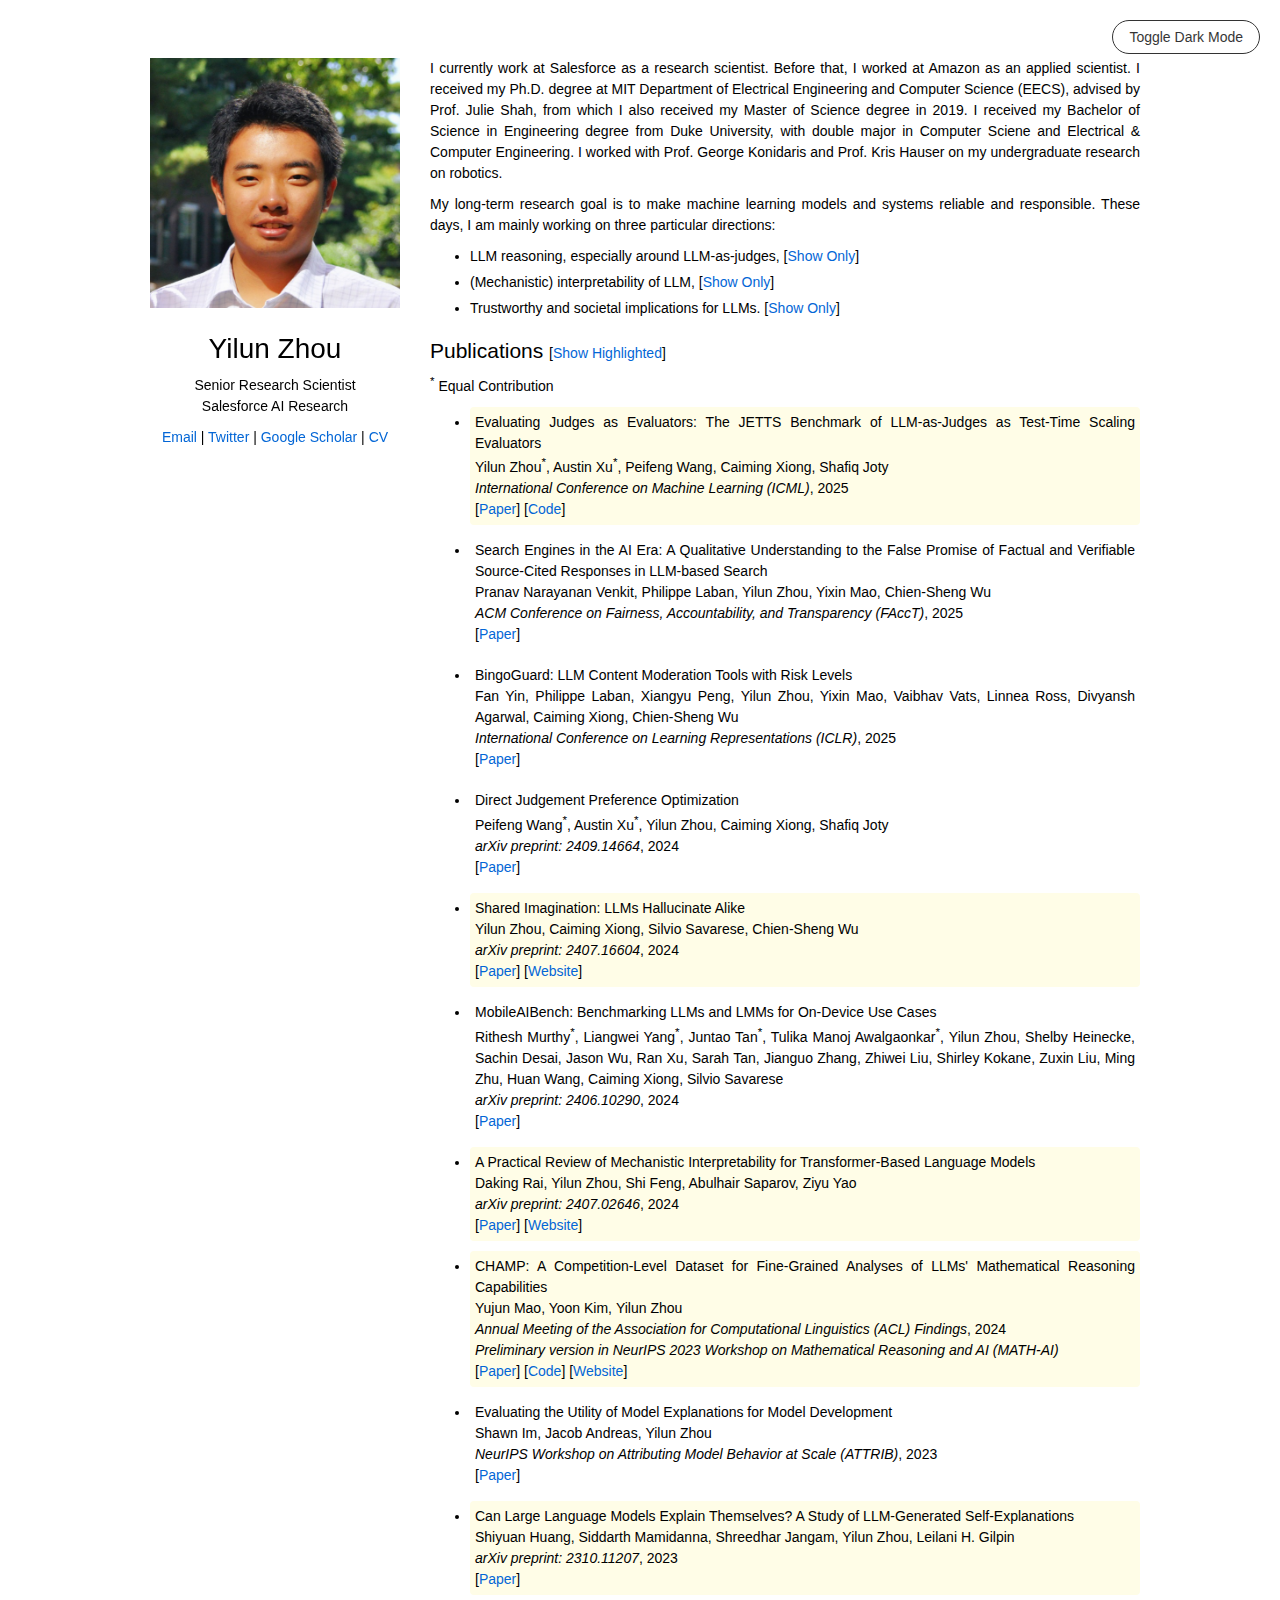
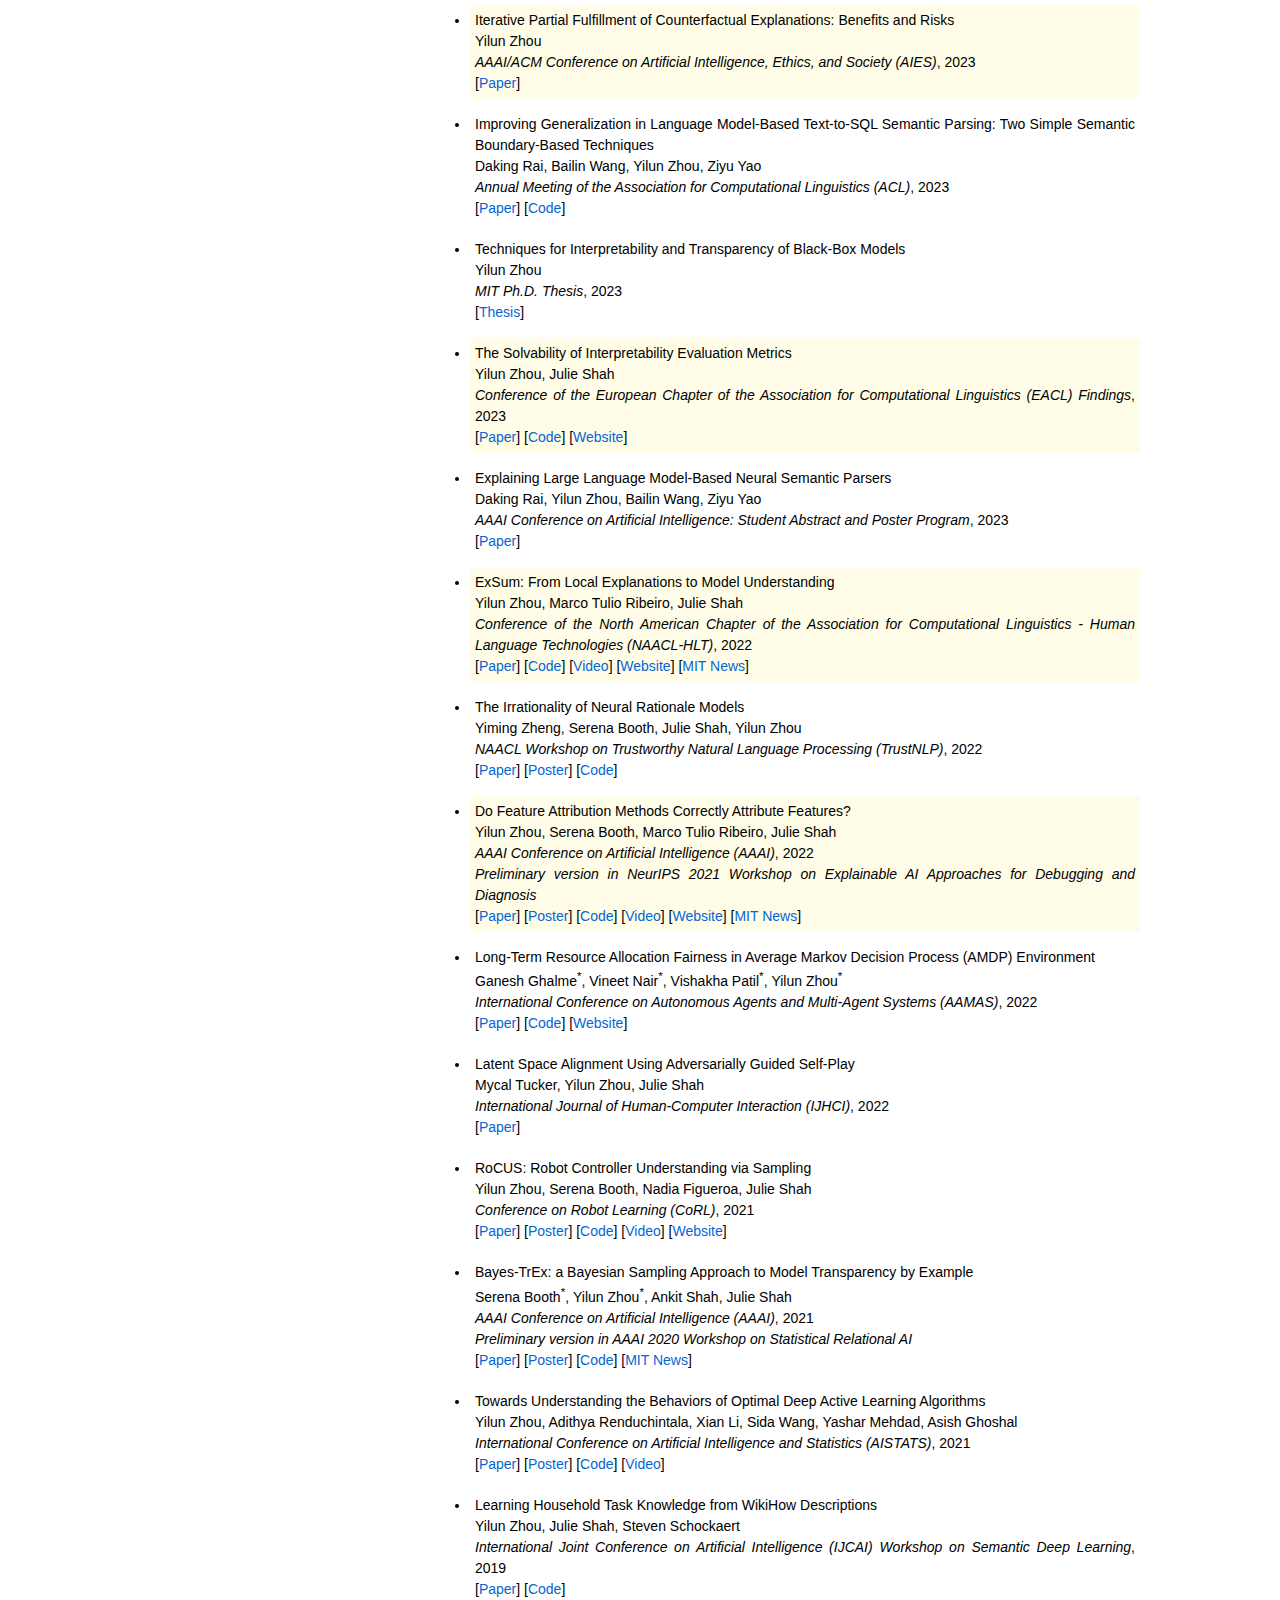
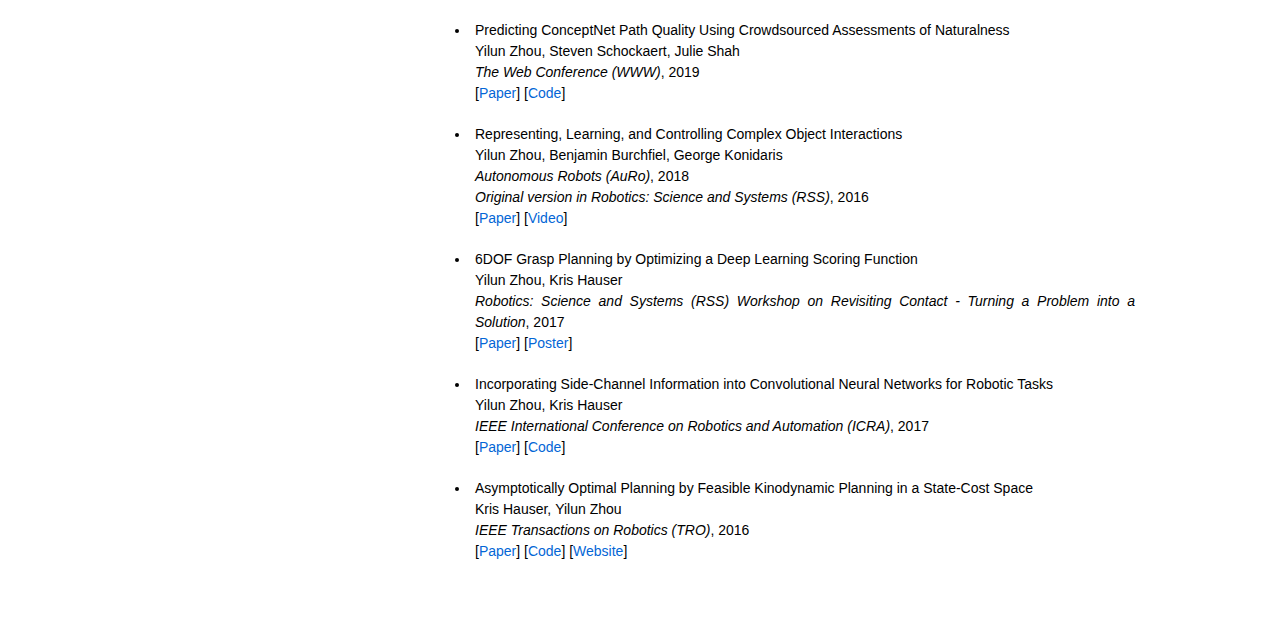
<file: index.html>
<!DOCTYPE html>
<html lang="en-US">
  <head>
    <meta charset="UTF-8">
    <meta http-equiv="X-UA-Compatible" content="IE=edge">
    <meta name="viewport" content="width=device-width, initial-scale=1">
    <title>Yilun Zhou</title>
    <link rel="icon" type="image/jpeg" href="imgs/favicon.jpg">

    <link href="https://fonts.googleapis.com/css?family=Montserrat:300" rel="stylesheet"> 
    <link rel="stylesheet" href="stylesheets/styles.css">
    <style>
      :root {
        --bg-color: #FFFFFF;
        --text-color: #000000;
        --link-color: #0366d6;
        --selected-bg: #fffde7;
      }

      [data-theme="dark"] {
        --bg-color: #2d2d2d;
        --text-color: #e0e0e0;
        --link-color: #58a6ff;
        --selected-bg: #3d3d1a;
      }

      body {
        background-color: var(--bg-color);
        color: var(--text-color);
        transition: background-color 0.3s, color 0.3s;
      }

      a {
        color: var(--link-color);
      }

      h1, h2, strong {
        color: var(--text-color);
      }

      h1 a {
        color: var(--text-color);
      }

      .theme-toggle {
        position: fixed;
        top: 20px;
        right: 20px;
        padding: 8px 16px;
        border-radius: 20px;
        border: 1px solid var(--text-color);
        background: var(--bg-color);
        color: var(--text-color);
        cursor: pointer;
        font-size: 14px;
        transition: all 0.3s;
        opacity: 0.8;
      }

      .theme-toggle:hover {
        opacity: 1;
      }

      .highlighted {
        background-color: var(--selected-bg);
        border-radius: 4px;
        transition: background-color 0.3s;
      }
    </style>
  </head>

  <body>
    <button class="theme-toggle" onclick="toggleTheme()">Toggle Dark Mode</button>
    <div class="wrapper">
      <header>        
        <!---->
        <center><img src="imgs/yilun.jpg" alt="Yilun Zhou" /></center>
        <!---->
        <h1 style="text-align:center; margin-top: 20px;">Yilun Zhou</h1>

        <p style="text-align:center;">Senior Research Scientist<br>Salesforce AI Research</p>
        <p style="text-align:center;"><a href="mailto:yilun@csail.mit.edu">Email</a> | <a href="https://x.com/YilunZhou">Twitter</a> | <a href="https://scholar.google.com/citations?user=3DGRp2oAAAAJ&hl=en">Google Scholar</a> | <a href="cv.pdf">CV</a></p>
        

      </header>
      <section align="justify">
        <p>I currently work at Salesforce as a research scientist. Before that, I worked at Amazon as an applied scientist. I received my Ph.D. degree at MIT Department of Electrical Engineering and Computer Science (EECS), advised by Prof. Julie Shah, from which I also received my Master of Science degree in 2019. I received my Bachelor of Science in Engineering degree from Duke University, with double major in Computer Sciene and Electrical & Computer Engineering. I worked with Prof. George Konidaris and Prof. Kris Hauser on my undergraduate research on robotics.</p>

        <p>My long-term research goal is to make machine learning models and systems reliable and responsible. These days, I am mainly working on three particular directions: </p>
          <ul>
            <li>LLM reasoning, especially around LLM-as-judges, [<a href="#" onclick="toggleCategory('reasoning', 'Reasoning'); return false;">Show Only</a>]</li>
            <li>(Mechanistic) interpretability of LLM, [<a href="#" onclick="toggleCategory('interpretability', 'Interpretability'); return false;">Show Only</a>]</li>
            <li>Trustworthy and societal implications for LLMs. [<a href="#" onclick="toggleCategory('trustworthiness', 'Trustworthiness'); return false;">Show Only</a>]</li>
          </ul>

        <h2 style="margin-top: 20px;">Publications <span id="showHighlighted" style="font-size: 14px; font-weight: normal;">[<a href="#" onclick="toggleHighlighted(event); return false;">Show Highlighted</a>]</span></h2>
        <p><sup>*</sup> Equal Contribution</p>

        <ul id="publications">
          <li style="margin-bottom: 10px;" class="highlighted reasoning">
            <span class='title'>
              <strong>Evaluating Judges as Evaluators: The JETTS Benchmark of LLM-as-Judges as Test-Time Scaling Evaluators</strong>
            </span>
            <br />
            <span class='authors'>
              <strong>Yilun Zhou</strong><sup>*</sup>, Austin Xu<sup>*</sup>, Peifeng Wang, Caiming Xiong, Shafiq Joty
            </span>
            <br />
            <span class='conference'>
              <i>International Conference on Machine Learning (ICML)</i>, 2025
            </span>
            <br />
            [<a href="https://arxiv.org/pdf/2504.15253.pdf">Paper</a>] [<a href="https://github.com/salesforceairesearch/jetts-benchmark">Code</a>]
          </li>

          <li style="margin-bottom: 10px;" class="trustworthiness">
            <span class='title'>
              <strong>Search Engines in the AI Era: A Qualitative Understanding to the False Promise of Factual and Verifiable Source-Cited Responses in LLM-based Search</strong>
            </span>
            <br />
            <span class='authors'>
              Pranav Narayanan Venkit, Philippe Laban, <strong>Yilun Zhou</strong>, Yixin Mao, Chien-Sheng Wu
            </span>
            <br />
            <span class='conference'>
              <i>ACM Conference on Fairness, Accountability, and Transparency (FAccT)</i>, 2025
            </span>
            <br />
            [<a href="https://arxiv.org/pdf/2410.22349">Paper</a>]
          </li>

          <li style="margin-bottom: 10px;" class="trustworthiness">
            <span class='title'>
              <strong>BingoGuard: LLM Content Moderation Tools with Risk Levels</strong>
            </span>
            <br />
            <span class='authors'>
              Fan Yin, Philippe Laban, Xiangyu Peng, <strong>Yilun Zhou</strong>, Yixin Mao, Vaibhav Vats, Linnea Ross, Divyansh Agarwal, Caiming Xiong, Chien-Sheng Wu
            </span>
            <br />
            <span class='conference'>
              <i>International Conference on Learning Representations (ICLR)</i>, 2025
            </span>
            <br />
            [<a href="https://arxiv.org/pdf/2503.06550">Paper</a>]
          </li>

          <li style="margin-bottom: 10px;" class="reasoning">
            <span class='title'>
              <strong>Direct Judgement Preference Optimization</strong>
            </span>
            <br />
            <span class='authors'>
              Peifeng Wang<sup>*</sup>, Austin Xu<sup>*</sup>, <strong>Yilun Zhou</strong>, Caiming Xiong, Shafiq Joty
            </span>
            <br />
            <span class='conference'>
              <i>arXiv preprint: 2409.14664</i>, 2024
            </span>
            <br />
            [<a href="https://arxiv.org/pdf/2409.14664">Paper</a>]
          </li>

          <li style="margin-bottom: 10px;" class="highlighted trustworthiness">
            <span class='title'>
              <strong>Shared Imagination: LLMs Hallucinate Alike</strong>
            </span>
            <br />
            <span class='authors'>
              <strong>Yilun Zhou</strong>, Caiming Xiong, Silvio Savarese, Chien-Sheng Wu
            </span>
            <br />
            <span class='conference'>
              <i>arXiv preprint: 2407.16604</i>, 2024
            </span>
            <br />
            [<a href="https://arxiv.org/pdf/2407.16604.pdf">Paper</a>] [<a href="shared-imagination/">Website</a>]
          </li>

          <li style="margin-bottom: 10px;">
            <span class='title'>
              <strong>MobileAIBench: Benchmarking LLMs and LMMs for On-Device Use Cases</strong>
            </span>
            <br />
            <span class='authors'>
              Rithesh Murthy<sup>*</sup>, Liangwei Yang<sup>*</sup>, Juntao Tan<sup>*</sup>, Tulika Manoj Awalgaonkar<sup>*</sup>, <strong>Yilun Zhou</strong>, Shelby Heinecke, Sachin Desai, Jason Wu, Ran Xu, Sarah Tan, Jianguo Zhang, Zhiwei Liu, Shirley Kokane, Zuxin Liu, Ming Zhu, Huan Wang, Caiming Xiong, Silvio Savarese
            </span>
            <br />
            <span class='conference'>
              <i>arXiv preprint: 2406.10290</i>, 2024
            </span>
            <br />
            [<a href="https://arxiv.org/pdf/2406.10290">Paper</a>]
          </li>

          <li style="margin-bottom: 10px;" class="highlighted interpretability">
            <span class='title'>
              <strong>A Practical Review of Mechanistic Interpretability for Transformer-Based Language Models</strong>
            </span>
            <br />
            <span class='authors'>
              Daking Rai, <strong>Yilun Zhou</strong>, Shi Feng, Abulhair Saparov, Ziyu Yao
            </span>
            <br />
            <span class='conference'>
              <i>arXiv preprint: 2407.02646</i>, 2024
            </span>
            <br />
            [<a href="https://arxiv.org/pdf/2407.02646.pdf">Paper</a>] [<a href="https://github.com/Dakingrai/awesome-mechanistic-interpretability-lm-papers">Website</a>]
          </li>

          <li style="margin-bottom: 10px;" class="highlighted reasoning">
            <span class='title'>
              <strong>CHAMP: A Competition-Level Dataset for Fine-Grained Analyses of LLMs' Mathematical Reasoning Capabilities</strong>
            </span>
            <br />
            <span class='authors'>
              Yujun Mao, Yoon Kim, <strong>Yilun Zhou</strong>
            </span>
            <br />
            <span class='conference'>
              <i>Annual Meeting of the Association for Computational Linguistics (ACL) Findings</i>, 2024
            </span>
            <br />
            <span class='conference'>
              <i>Preliminary version in NeurIPS 2023 Workshop on Mathematical Reasoning and AI (MATH-AI)</i>
            </span>
            <br />
            [<a href="https://arxiv.org/pdf/2401.06961.pdf">Paper</a>] [<a href="https://github.com/YilunZhou/champ-dataset">Code</a>] [<a href="https://yujunmao1.github.io/CHAMP/">Website</a>]
          </li>

          <li style="margin-bottom: 10px;" class="interpretability">
            <span class='title'>
              <strong>Evaluating the Utility of Model Explanations for Model Development</strong>
            </span>
            <br />
            <span class='authors'>
              Shawn Im, Jacob Andreas, <strong>Yilun Zhou</strong>
            </span>
            <br />
            <span class='conference'>
              <i>NeurIPS Workshop on Attributing Model Behavior at Scale (ATTRIB)</i>, 2023
            </span>
            <br />
            [<a href="https://arxiv.org/pdf/2312.06032.pdf">Paper</a>]
          </li>

          <li style="margin-bottom: 10px;" class="highlighted interpretability">
            <span class='title'>
              <strong>Can Large Language Models Explain Themselves? A Study of LLM-Generated Self-Explanations</strong>
            </span>
            <br />
            <span class='authors'>
              Shiyuan Huang, Siddarth Mamidanna, Shreedhar Jangam, <strong>Yilun Zhou</strong>, Leilani H. Gilpin
            </span>
            <br />
            <span class='conference'>
              <i>arXiv preprint: 2310.11207</i>, 2023
            </span>
            <br />
            [<a href="https://arxiv.org/pdf/2310.11207.pdf">Paper</a>]
          </li>

          <li style="margin-bottom: 10px;" class="highlighted trustworthiness interpretability">
            <span class='title'>
              <strong>Iterative Partial Fulfillment of Counterfactual Explanations: Benefits and Risks</strong>
            </span>
            <br />
            <span class='authors'>
              <strong>Yilun Zhou</strong>
            </span>
            <br />
            <span class='conference'>
              <i>AAAI/ACM Conference on Artificial Intelligence, Ethics, and Society (AIES)</i>, 2023
            </span>
            <br />
            [<a href="https://arxiv.org/pdf/2303.11111.pdf">Paper</a>]
          </li>

          <li style="margin-bottom: 10px;">
            <span class='title'>
              <strong>Improving Generalization in Language Model-Based Text-to-SQL Semantic Parsing: Two Simple Semantic Boundary-Based Techniques</strong>
            </span>
            <br />
            <span class='authors'>
              Daking Rai, Bailin Wang, <strong>Yilun Zhou</strong>, Ziyu Yao
            </span>
            <br />
            <span class='conference'>
              <i>Annual Meeting of the Association for Computational Linguistics (ACL)</i>, 2023
            </span>
            <br />
            [<a href="https://arxiv.org/pdf/2305.17378.pdf">Paper</a>] [<a href="https://github.com/Dakingrai/ood-generalization-semantic-boundary-techniques">Code</a>]
          </li>

          <li style="margin-bottom: 10px;" class="interpretability">
            <span class='title'>
              <strong>Techniques for Interpretability and Transparency of Black-Box Models</strong>
            </span>
            <br />
            <span class='authors'>
              <strong>Yilun Zhou</strong>
            </span>
            <br />
            <span class='conference'>
              <i>MIT Ph.D. Thesis</i>, 2023
            </span>
            <br />
            [<a href="pdf/thesis.pdf">Thesis</a>]
          </li>

          <li style="margin-bottom: 10px;" class="highlighted interpretability">
            <span class='title'>
              <strong>The Solvability of Interpretability Evaluation Metrics</strong>
            </span>
            <br />
            <span class='authors'>
              <strong>Yilun Zhou</strong>, Julie Shah
            </span>
            <br />
            <span class='conference'>
              <i>Conference of the European Chapter of the Association for Computational Linguistics (EACL) Findings</i>, 2023
            </span>
            <br />
            [<a href="https://arxiv.org/pdf/2205.08696.pdf">Paper</a>] [<a href="https://github.com/YilunZhou/solvability-explainer">Code</a>] [<a href="solvability/">Website</a>]
          </li>

          <li style="margin-bottom: 10px;" class="interpretability">
            <span class='title'>
              <strong>Explaining Large Language Model-Based Neural Semantic Parsers</strong>
            </span>
            <br />
            <span class='authors'>
              Daking Rai, <strong>Yilun Zhou</strong>, Bailin Wang, Ziyu Yao
            </span>
            <br />
            <span class='conference'>
              <i>AAAI Conference on Artificial Intelligence: Student Abstract and Poster Program</i>, 2023
            </span>
            <br />
            [<a href="https://arxiv.org/pdf/2301.13820.pdf">Paper</a>]
          </li>

          <li style="margin-bottom: 10px;" class="highlighted interpretability">
            <span class='title'>
              <strong>ExSum: From Local Explanations to Model Understanding</strong>
            </span>
            <br />
            <span class='authors'>
              <strong>Yilun Zhou</strong>, Marco Tulio Ribeiro, Julie Shah
            </span>
            <br />
            <span class='conference'>
              <i>Conference of the North American Chapter of the Association for Computational Linguistics - Human Language Technologies (NAACL-HLT)</i>, 2022
            </span>
            <br />
            [<a href="https://arxiv.org/pdf/2205.00130.pdf">Paper</a>] [<a href="https://github.com/YilunZhou/ExSum">Code</a>] [<a href="https://www.youtube.com/watch?v=jK2CJL7emWs">Video</a>] [<a href="https://yilunzhou.github.io/exsum/">Website</a>] [<a href="https://news.mit.edu/2022/machine-learning-explainability-0505">MIT News</a>]
          </li>

          <li style="margin-bottom: 10px;" class="interpretability">
            <span class='title'>
              <strong>The Irrationality of Neural Rationale Models</strong>
            </span>
            <br />
            <span class='authors'>
              Yiming Zheng, Serena Booth, Julie Shah, <strong>Yilun Zhou</strong>
            </span>
            <br />
            <span class='conference'>
              <i>NAACL Workshop on Trustworthy Natural Language Processing (TrustNLP)</i>, 2022
            </span>
            <br />
            [<a href="https://arxiv.org/pdf/2110.07550.pdf">Paper</a>] [<a href="pdf/naaclworkshop2022rationale_poster.pdf">Poster</a>] [<a href="https://github.com/yimingz89/Neural-Rationale-Analysis">Code</a>]
          </li>

          <li style="margin-bottom: 10px;" class="highlighted interpretability">
            <span class='title'>
              <strong>Do Feature Attribution Methods Correctly Attribute Features?</strong>
            </span>
            <br />
            <span class='authors'>
              <strong>Yilun Zhou</strong>, Serena Booth, Marco Tulio Ribeiro, Julie Shah
            </span>
            <br />
            <span class='conference'>
              <i>AAAI Conference on Artificial Intelligence (AAAI)</i>, 2022
            </span>
            <br />
            <span class='conference'>
              <i>Preliminary version in NeurIPS 2021 Workshop on Explainable AI Approaches for Debugging and Diagnosis</i>
            </span>
            <br />
            [<a href="https://arxiv.org/pdf/2104.14403.pdf">Paper</a>] [<a href="pdf/aaai2022feature_poster.pdf">Poster</a>] [<a href="https://github.com/YilunZhou/feature-attribution-evaluation">Code</a>] [<a href="https://www.youtube.com/watch?v=kAodFw6jvvo">Video</a>] [<a href="https://yilunzhou.github.io/feature-attribution-evaluation/">Website</a>] [<a href="https://news.mit.edu/2022/test-machine-learning-models-work-0118">MIT News</a>]
          </li>

          <li style="margin-bottom: 10px;">
            <span class='title'>
              <strong>Long-Term Resource Allocation Fairness in Average Markov Decision Process (AMDP) Environment</strong>
            </span>
            <br />
            <span class='authors'>
              Ganesh Ghalme<sup>*</sup>, Vineet Nair<sup>*</sup>, Vishakha Patil<sup>*</sup>, <strong>Yilun Zhou</strong><sup>*</sup>
            </span>
            <br />
            <span class='conference'>
              <i>International Conference on Autonomous Agents and Multi-Agent Systems (AAMAS)</i>, 2022
            </span>
            <br />
            [<a href="https://arxiv.org/pdf/2102.07120.pdf">Paper</a>] [<a href="https://github.com/YilunZhou/fair-average-mdp">Code</a>] [<a href="https://yilunzhou.github.io/fair-average-mdp/">Website</a>]
          </li>

          <li style="margin-bottom: 10px;">
            <span class='title'>
              <strong>Latent Space Alignment Using Adversarially Guided Self-Play</strong>
            </span>
            <br />
            <span class='authors'>
              Mycal Tucker, <strong>Yilun Zhou</strong>, Julie Shah
            </span>
            <br />
            <span class='conference'>
              <i>International Journal of Human-Computer Interaction (IJHCI)</i>, 2022
            </span>
            <br />
            [<a href="pdf/ijhci2022alignment.pdf">Paper</a>]
          </li>

          <li style="margin-bottom: 10px;">
            <span class='title'>
              <strong>RoCUS: Robot Controller Understanding via Sampling</strong>
            </span>
            <br />
            <span class='authors'>
              <strong>Yilun Zhou</strong>, Serena Booth, Nadia Figueroa, Julie Shah
            </span>
            <br />
            <span class='conference'>
              <i>Conference on Robot Learning (CoRL)</i>, 2021
            </span>
            <br />
            [<a href="https://arxiv.org/pdf/2012.13615.pdf">Paper</a>] [<a href="https://yilunzhou.github.io/RoCUS/poster.pdf">Poster</a>] [<a href="https://github.com/YilunZhou/RoCUS">Code</a>] [<a href="https://www.youtube.com/watch?v=IZigHZ4Gvf4">Video</a>] [<a href="https://yilunzhou.github.io/RoCUS/">Website</a>]
          </li>

          <li style="margin-bottom: 10px;">
            <span class='title'>
              <strong>Bayes-TrEx: a Bayesian Sampling Approach to Model Transparency by Example</strong>
            </span>
            <br />
            <span class='authors'>
              Serena Booth<sup>*</sup>, <strong>Yilun Zhou</strong><sup>*</sup>, Ankit Shah, Julie Shah
            </span>
            <br />
            <span class='conference'>
              <i>AAAI Conference on Artificial Intelligence (AAAI)</i>, 2021
            </span>
            <br />
            <span class='conference'>
              <i>Preliminary version in AAAI 2020 Workshop on Statistical Relational AI</i>
            </span>
            <br />
            [<a href="https://arxiv.org/pdf/2002.10248.pdf">Paper</a>] [<a href="pdf/aaai2021bayestrex_poster.pdf">Poster</a>] [<a href="https://github.com/serenabooth/Bayes-TrEx">Code</a>] [<a href="https://news.mit.edu/2021/more-transparency-understanding-machine-behaviors-bayes-trex-0322">MIT News</a>]
          </li>

          <li style="margin-bottom: 10px;">
            <span class='title'>
              <strong>Towards Understanding the Behaviors of Optimal Deep Active Learning Algorithms</strong>
            </span>
            <br />
            <span class='authors'>
              <strong>Yilun Zhou</strong>, Adithya Renduchintala, Xian Li, Sida Wang, Yashar Mehdad, Asish Ghoshal
            </span>
            <br />
            <span class='conference'>
              <i>International Conference on Artificial Intelligence and Statistics (AISTATS)</i>, 2021
            </span>
            <br />
            [<a href="https://arxiv.org/pdf/2101.00977.pdf">Paper</a>] [<a href="pdf/aistats2021optimal_poster.pdf">Poster</a>] [<a href="https://github.com/YilunZhou/optimal-active-learning">Code</a>] [<a href="https://www.youtube.com/watch?v=McBC7H3BJFM">Video</a>]
          </li>

          <li style="margin-bottom: 10px;">
            <span class='title'>
              <strong>Learning Household Task Knowledge from WikiHow Descriptions</strong>
            </span>
            <br />
            <span class='authors'>
              <strong>Yilun Zhou</strong>, Julie Shah, Steven Schockaert
            </span>
            <br />
            <span class='conference'>
              <i>International Joint Conference on Artificial Intelligence (IJCAI) Workshop on Semantic Deep Learning</i>, 2019
            </span>
            <br />
            [<a href="https://arxiv.org/pdf/1909.06414.pdf">Paper</a>] [<a href="https://github.com/YilunZhou/wikihow-embedding">Code</a>]
          </li>

          <li style="margin-bottom: 10px;">
            <span class='title'>
              <strong>Predicting ConceptNet Path Quality Using Crowdsourced Assessments of Naturalness</strong>
            </span>
            <br />
            <span class='authors'>
              <strong>Yilun Zhou</strong>, Steven Schockaert, Julie Shah
            </span>
            <br />
            <span class='conference'>
              <i>The Web Conference (WWW)</i>, 2019
            </span>
            <br />
            [<a href="https://arxiv.org/pdf/1902.07831.pdf">Paper</a>] [<a href="https://github.com/YilunZhou/path-naturalness-prediction">Code</a>]
          </li>

          <li style="margin-bottom: 10px;">
            <span class='title'>
              <strong>Representing, Learning, and Controlling Complex Object Interactions</strong>
            </span>
            <br />
            <span class='authors'>
              <strong>Yilun Zhou</strong>, Benjamin Burchfiel, George Konidaris
            </span>
            <br />
            <span class='conference'>
              <i>Autonomous Robots (AuRo)</i>, 2018
            </span>
            <br />
            <span class='conference'>
              <i>Original version in Robotics: Science and Systems (RSS)</i>, 2016
            </span>
            <br />
            [<a href="pdf/auro2018representing.pdf">Paper</a>] [<a href="https://www.youtube.com/watch?v=TJlxXX1v6S4">Video</a>]
          </li>

          <li style="margin-bottom: 10px;">
            <span class='title'>
              <strong>6DOF Grasp Planning by Optimizing a Deep Learning Scoring Function</strong>
            </span>
            <br />
            <span class='authors'>
              <strong>Yilun Zhou</strong>, Kris Hauser
            </span>
            <br />
            <span class='conference'>
              <i>Robotics: Science and Systems (RSS) Workshop on Revisiting Contact - Turning a Problem into a Solution</i>, 2017
            </span>
            <br />
            [<a href="pdf/rssworkshop2017grasp.pdf">Paper</a>] [<a href="pdf/rssworkshop2017grasp_poster.pdf">Poster</a>]
          </li>

          <li style="margin-bottom: 10px;">
            <span class='title'>
              <strong>Incorporating Side-Channel Information into Convolutional Neural Networks for Robotic Tasks</strong>
            </span>
            <br />
            <span class='authors'>
              <strong>Yilun Zhou</strong>, Kris Hauser
            </span>
            <br />
            <span class='conference'>
              <i>IEEE International Conference on Robotics and Automation (ICRA)</i>, 2017
            </span>
            <br />
            [<a href="pdf/icra2017incorporating.pdf">Paper</a>] [<a href="code/icra2017.zip">Code</a>]
          </li>

          <li style="margin-bottom: 10px;">
            <span class='title'>
              <strong>Asymptotically Optimal Planning by Feasible Kinodynamic Planning in a State-Cost Space</strong>
            </span>
            <br />
            <span class='authors'>
              Kris Hauser, <strong>Yilun Zhou</strong>
            </span>
            <br />
            <span class='conference'>
              <i>IEEE Transactions on Robotics (TRO)</i>, 2016
            </span>
            <br />
            [<a href="https://arxiv.org/pdf/1505.04098.pdf">Paper</a>] [<a href="https://github.com/krishauser/pyOptimalMotionPlanning">Code</a>] [<a href="http://motion.cs.illinois.edu/dynamics/statecost.html">Website</a>]
          </li>
        </ul>
      </section>

    </div>
    <script src="/assets/js/scale.fix.js"></script>
    <script>
      function toggleTheme() {
        const html = document.documentElement;
        const currentTheme = html.getAttribute('data-theme');
        const newTheme = currentTheme === 'dark' ? 'light' : 'dark';
        html.setAttribute('data-theme', newTheme);
        localStorage.setItem('theme', newTheme);
      }

      // Check for saved theme preference
      const savedTheme = localStorage.getItem('theme');
      if (savedTheme) {
        document.documentElement.setAttribute('data-theme', savedTheme);
      } else if (window.matchMedia && window.matchMedia('(prefers-color-scheme: dark)').matches) {
        // If no saved preference, check system preference
        document.documentElement.setAttribute('data-theme', 'dark');
      }

      // Function to check if screen is small (header and section in same column)
      function isSmallScreen() {
        return window.innerWidth <= 1200; // Breakpoint from styles.css where layout changes to single column
      }

      // Function to toggle showing publications by category
      function toggleCategory(category, name) {
        const publications = document.querySelectorAll('#publications li');
        const links = document.querySelectorAll('ul li a[onclick^="toggleCategory"]');
        const currentLink = event.target;
        const showHighlightedLink = document.querySelector('#showHighlighted a');
        const isShowingHighlighted = showHighlightedLink.textContent === 'Show All';
        
        // Toggle visibility based on current state
        const isActive = currentLink.textContent === 'Show Only';
        
        // Reset all other category toggles to "Show Only"
        links.forEach(link => {
          if (link !== currentLink) {
            link.textContent = 'Show Only';
          }
        });
        
        // First hide all publications
        publications.forEach(pub => {
          pub.style.visibility = 'hidden';
          pub.style.opacity = '0';
          pub.style.height = '0';
          pub.style.margin = '0';
          pub.style.padding = '0';
        });
        
        // Then show the ones in the selected category
        if (isActive) {
          publications.forEach(pub => {
            if (pub.classList.contains(category)) {
              // If showing highlighted, only show highlighted papers in the category
              if (isShowingHighlighted) {
                if (pub.classList.contains('highlighted')) {
                  pub.style.visibility = 'visible';
                  pub.style.opacity = '1';
                  pub.style.height = 'auto';
                  pub.style.margin = '0 0 10px 0';
                  pub.style.padding = '5px';
                }
              } else {
                // Show all papers in the category
                pub.style.visibility = 'visible';
                pub.style.opacity = '1';
                pub.style.height = 'auto';
                pub.style.margin = '0 0 10px 0';
                pub.style.padding = '5px';
              }
            }
          });
          currentLink.textContent = 'Reset';
        } else {
          // Show all publications if category is not active
          publications.forEach(pub => {
            if (isShowingHighlighted) {
              // If showing highlighted, only show highlighted papers
              if (pub.classList.contains('highlighted')) {
                pub.style.visibility = 'visible';
                pub.style.opacity = '1';
                pub.style.height = 'auto';
                pub.style.margin = '0 0 10px 0';
                pub.style.padding = '5px';
              } else {
                pub.style.visibility = 'hidden';
                pub.style.opacity = '0';
                pub.style.height = '0';
                pub.style.margin = '0';
                pub.style.padding = '0';
              }
            } else {
              // Show all papers
              pub.style.visibility = 'visible';
              pub.style.opacity = '1';
              pub.style.height = 'auto';
              pub.style.margin = '0 0 10px 0';
              pub.style.padding = '5px';
            }
          });
          currentLink.textContent = 'Show Only';
        }
      }

      // Function to toggle showing only highlighted publications
      function toggleHighlighted(event) {
        const publications = document.querySelectorAll('#publications li');
        const links = document.querySelectorAll('ul li a');
        const currentLink = event ? event.target : document.querySelector('#showHighlighted a');
        
        // Check if any category is active
        let activeCategory = null;
        links.forEach(link => {
          if (link.textContent === 'Reset') {
            activeCategory = link.getAttribute('onclick').match(/'([^']+)'/)[1];
          }
        });
        
        // Toggle highlighted link text
        const isShowingAll = currentLink.textContent === 'Show Highlighted';
        currentLink.textContent = isShowingAll ? 'Show All' : 'Show Highlighted';
        
        // First hide all publications
        publications.forEach(pub => {
          pub.style.visibility = 'hidden';
          pub.style.opacity = '0';
          pub.style.height = '0';
          pub.style.margin = '0';
          pub.style.padding = '0';
        });
        
        // Show/hide publications based on highlighted status and active category
        publications.forEach(pub => {
          if (isShowingAll) {
            // When showing only highlighted
            if (activeCategory) {
              // If a category is active, show only highlighted papers in that category
              if (pub.classList.contains('highlighted') && pub.classList.contains(activeCategory)) {
                pub.style.visibility = 'visible';
                pub.style.opacity = '1';
                pub.style.height = 'auto';
                pub.style.margin = '0 0 10px 0';
                pub.style.padding = '5px';
              }
            } else {
              // If no category is active, show all highlighted papers
              if (pub.classList.contains('highlighted')) {
                pub.style.visibility = 'visible';
                pub.style.opacity = '1';
                pub.style.height = 'auto';
                pub.style.margin = '0 0 10px 0';
                pub.style.padding = '5px';
              }
            }
          } else {
            // When showing all
            if (activeCategory) {
              // If a category is active, show all papers in that category
              if (pub.classList.contains(activeCategory)) {
                pub.style.visibility = 'visible';
                pub.style.opacity = '1';
                pub.style.height = 'auto';
                pub.style.margin = '0 0 10px 0';
                pub.style.padding = '5px';
              }
            } else {
              // If no category is active, show all papers
              pub.style.visibility = 'visible';
              pub.style.opacity = '1';
              pub.style.height = 'auto';
              pub.style.margin = '0 0 10px 0';
              pub.style.padding = '5px';
            }
          }
        });
      }

      // Set initial padding for all visible publications
      const publications = document.querySelectorAll('#publications li');
      publications.forEach(pub => {
        if (pub.style.visibility !== 'hidden') {
          pub.style.padding = '5px';
        }
      });
      
      // Function to handle screen size changes
      function handleScreenSize() {
        if (isSmallScreen()) {
          // If on small screen, show only highlighted
          const showHighlightedLink = document.querySelector('#showHighlighted a');
          if (showHighlightedLink.textContent === 'Show Highlighted') {
            toggleHighlighted();
          }
        } else {
          // If on large screen, show all
          const showHighlightedLink = document.querySelector('#showHighlighted a');
          if (showHighlightedLink.textContent === 'Show All') {
            toggleHighlighted();
          }
        }

      }

      // Initial check on page load
      window.addEventListener('load', handleScreenSize);
    </script>

  </body>
</html>
</file>
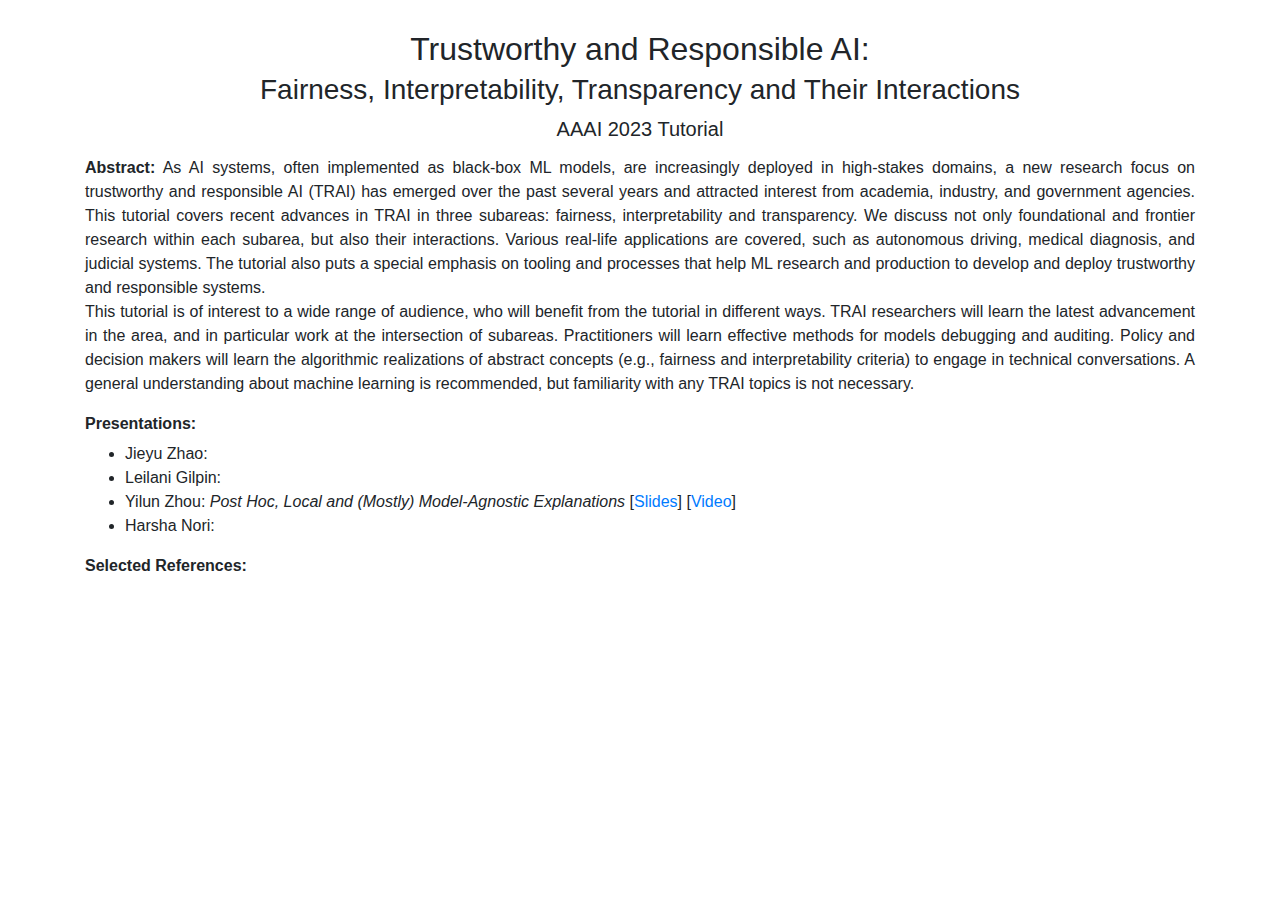
<file: aaai2023tutorial/index.html>
<!doctype html>
<html lang="en">
  <head>
    <!-- Required meta tags -->
    <meta charset="utf-8">
    <meta name="viewport" content="width=device-width, initial-scale=1, shrink-to-fit=no">

    <!-- Bootstrap CSS -->
    <link rel="stylesheet" href="https://stackpath.bootstrapcdn.com/bootstrap/4.3.1/css/bootstrap.min.css" integrity="sha384-ggOyR0iXCbMQv3Xipma34MD+dH/1fQ784/j6cY/iJTQUOhcWr7x9JvoRxT2MZw1T" crossorigin="anonymous">

    <script src="https://code.jquery.com/jquery-3.3.1.slim.min.js" integrity="sha384-q8i/X+965DzO0rT7abK41JStQIAqVgRVzpbzo5smXKp4YfRvH+8abtTE1Pi6jizo" crossorigin="anonymous"></script>
    <script src="https://cdnjs.cloudflare.com/ajax/libs/popper.js/1.14.7/umd/popper.min.js" integrity="sha384-UO2eT0CpHqdSJQ6hJty5KVphtPhzWj9WO1clHTMGa3JDZwrnQq4sF86dIHNDz0W1" crossorigin="anonymous"></script>
    <script src="https://stackpath.bootstrapcdn.com/bootstrap/4.3.1/js/bootstrap.min.js" integrity="sha384-JjSmVgyd0p3pXB1rRibZUAYoIIy6OrQ6VrjIEaFf/nJGzIxFDsf4x0xIM+B07jRM" crossorigin="anonymous"></script>

    <title>AAAI 2023 Tutorial</title>

    <style>
      /* Set your aspect ratio */
      .video-container {
      position: relative;
      overflow: hidden;
      height: 0;
      padding-bottom: 56.25%; /* creates a 16:9 aspect ratio */
      text-align: center;
      width: 800px;
      max-width: 100%;
      margin: 0 auto;
      }

      .video-container iframe{
      position: absolute;
      top: 0;
      left: 0;
      width: 100%;
      height: 100%;
      max-width: 100%;
      }

      /* And set the max-width of the parent element */
      .video-wrap {
      width: 100%;
      max-width: 800px;
      text-align: center;
      }
    </style>
  </head>
  <body>
    <h2 style="text-align: center; margin-bottom: 5px; margin-top: 30px;">Trustworthy and Responsible AI: </h2>
    <h3 style="text-align: center; margin-bottom: 5px">Fairness, Interpretability, Transparency and Their Interactions</h3>
    <h5 style="text-align: center; margin-bottom: 15px; margin-top: 10px;">AAAI 2023 Tutorial</h5>
    <div class="container">
      <p style="text-align: justify; text-justify: inter-word;">
        <b>Abstract:</b> As AI systems, often implemented as black-box ML models, are increasingly deployed in high-stakes domains, a new research focus on trustworthy and responsible AI (TRAI) has emerged over the past several years and attracted interest from academia, industry, and government agencies. This tutorial covers recent advances in TRAI in three subareas: fairness, interpretability and transparency. We discuss not only foundational and frontier research within each subarea, but also their interactions. Various real-life applications are covered, such as autonomous driving, medical diagnosis, and judicial systems. The tutorial also puts a special emphasis on tooling and processes that help ML research and production to develop and deploy trustworthy and responsible systems.<br>

        This tutorial is of interest to a wide range of audience, who will benefit from the tutorial in different ways. TRAI researchers will learn the latest advancement in the area, and in particular work at the intersection of subareas. Practitioners will learn effective methods for models debugging and auditing. Policy and decision makers will learn the algorithmic realizations of abstract concepts (e.g., fairness and interpretability criteria) to engage in technical conversations. A general understanding about machine learning is recommended, but familiarity with any TRAI topics is not necessary.
      </p>
      <p style="margin-bottom: 6px;"><b>Presentations:</b></p>
      <ul>
        <li> Jieyu Zhao: </li>
        <li> Leilani Gilpin: </li>
        <li> Yilun Zhou: <i>Post Hoc, Local and (Mostly) Model-Agnostic Explanations</i> [<a href=''>Slides</a>] [<a href=''>Video</a>]</li>
        <li> Harsha Nori: </li>
      </ul>
      <p style="margin-bottom: 6px;"><b>Selected References:</b></p>
    </div>
  </body>
</html>
</file>
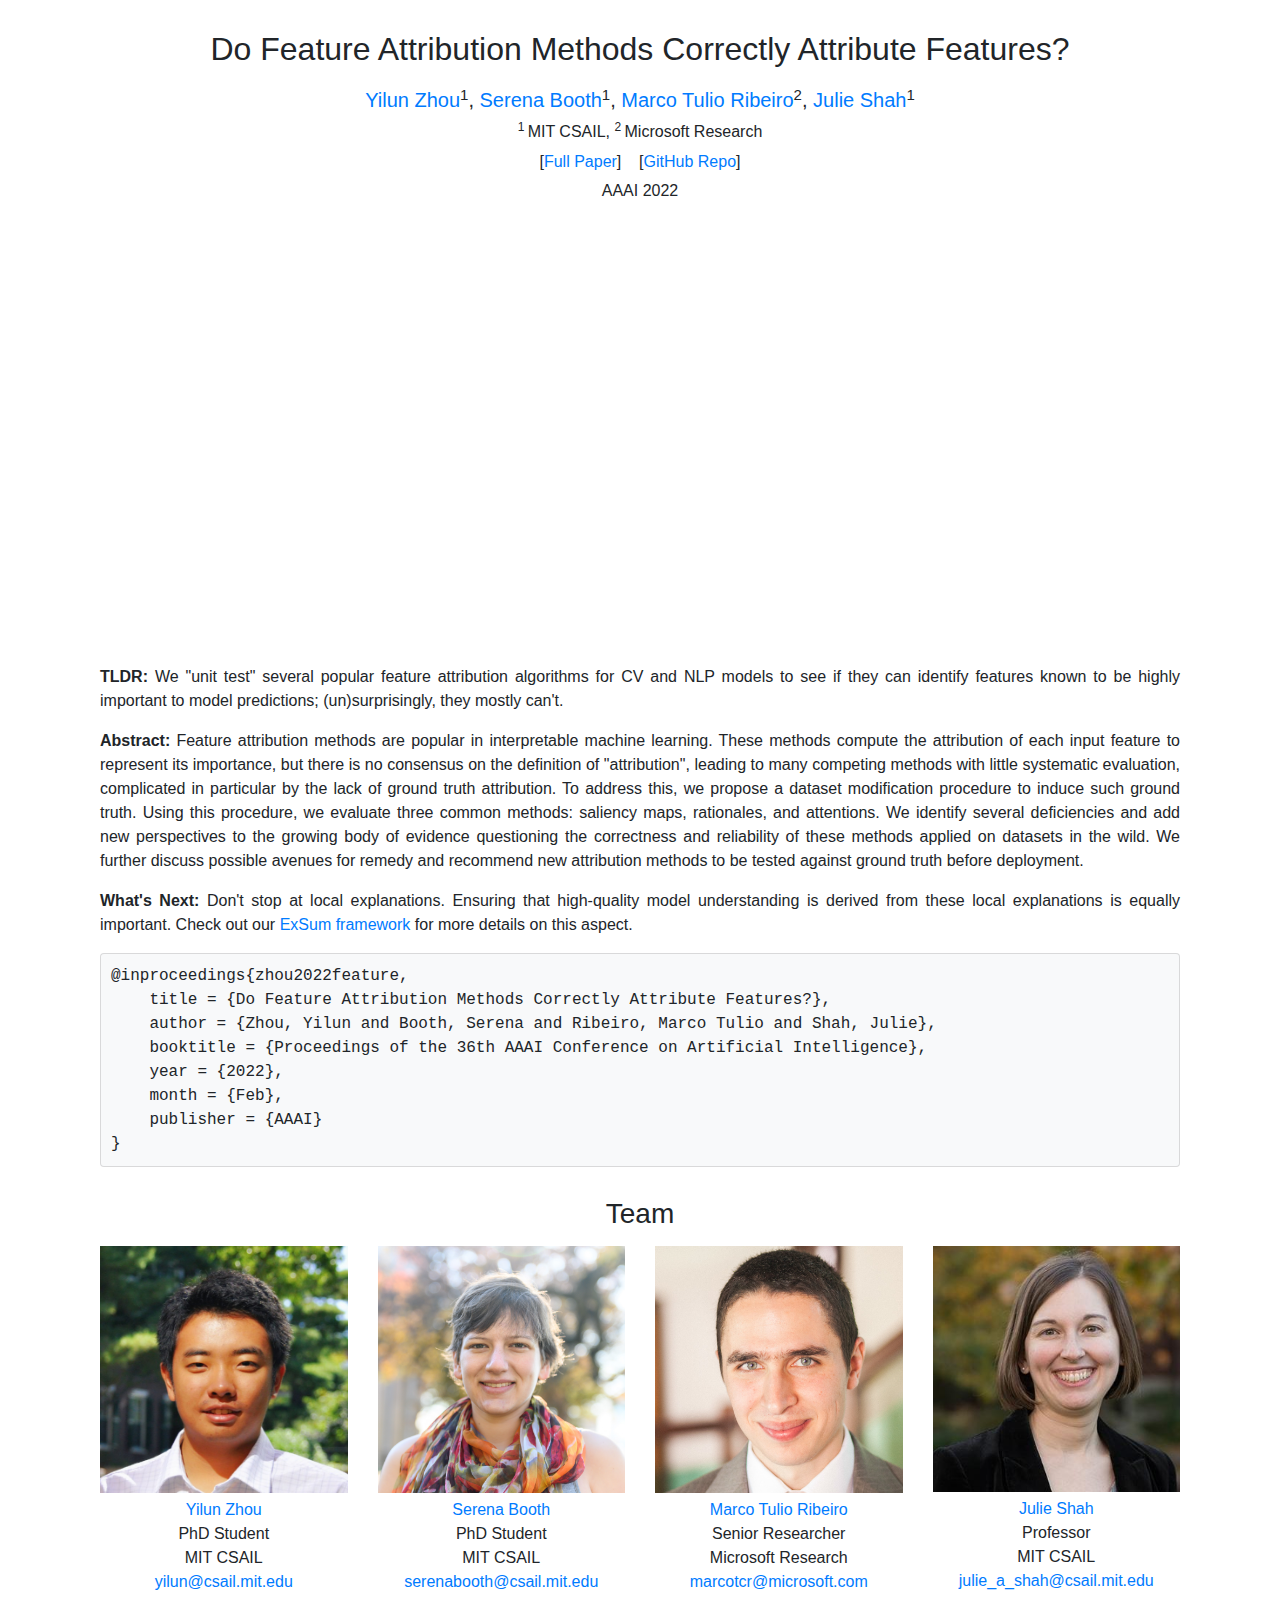
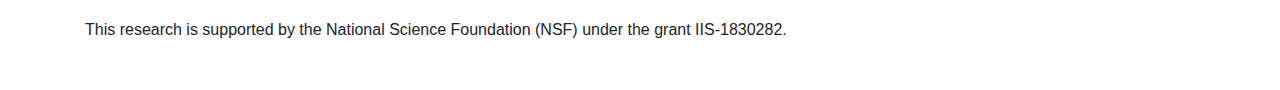
<file: feature-attribution-evaluation/index.html>
<!doctype html>
<html lang="en">
  <head>
    <!-- Required meta tags -->
    <meta charset="utf-8">
    <meta name="viewport" content="width=device-width, initial-scale=1, shrink-to-fit=no">

    <!-- Bootstrap CSS -->
    <link rel="stylesheet" href="https://stackpath.bootstrapcdn.com/bootstrap/4.3.1/css/bootstrap.min.css" integrity="sha384-ggOyR0iXCbMQv3Xipma34MD+dH/1fQ784/j6cY/iJTQUOhcWr7x9JvoRxT2MZw1T" crossorigin="anonymous">

    <script src="https://code.jquery.com/jquery-3.3.1.slim.min.js" integrity="sha384-q8i/X+965DzO0rT7abK41JStQIAqVgRVzpbzo5smXKp4YfRvH+8abtTE1Pi6jizo" crossorigin="anonymous"></script>
    <script src="https://cdnjs.cloudflare.com/ajax/libs/popper.js/1.14.7/umd/popper.min.js" integrity="sha384-UO2eT0CpHqdSJQ6hJty5KVphtPhzWj9WO1clHTMGa3JDZwrnQq4sF86dIHNDz0W1" crossorigin="anonymous"></script>
    <script src="https://stackpath.bootstrapcdn.com/bootstrap/4.3.1/js/bootstrap.min.js" integrity="sha384-JjSmVgyd0p3pXB1rRibZUAYoIIy6OrQ6VrjIEaFf/nJGzIxFDsf4x0xIM+B07jRM" crossorigin="anonymous"></script>

    <title>Feature Attribution Evaluation</title>

    <style>
      /* Set your aspect ratio */
      .video-container {
      position: relative;
      overflow: hidden;
      height: 0;
      padding-bottom: 56.25%; /* creates a 16:9 aspect ratio */
      text-align: center;
      width: 800px;
      max-width: 100%;
      margin: 0 auto;
      }

      .video-container iframe{
      position: absolute;
      top: 0;
      left: 0;
      width: 100%;
      height: 100%;
      max-width: 100%;
      }

      /* And set the max-width of the parent element */
      .video-wrap {
      width: 100%;
      max-width: 800px;
      text-align: center;
      }
    </style>
  </head>
  <body>
    <h2 style="text-align: center; margin-bottom: 5px; margin-top: 30px;">Do Feature Attribution Methods Correctly Attribute Features?</h2>
    <h5 style="text-align: center; margin-bottom: 5px; margin-top: 20px;">
      <a href="https://yilun.scripts.mit.edu/">Yilun Zhou</a><sup>1</sup>,
      <a href="http://www.slbooth.com/">Serena Booth</a><sup>1</sup>,
      <a href="https://homes.cs.washington.edu/~marcotcr/">Marco Tulio Ribeiro</a><sup>2</sup>,
      <a href="https://interactive.mit.edu/">Julie Shah</a><sup>1</sup>
    </h5>
    <h6 style="text-align: center; margin-bottom: 5px; margin-top: 10px;">
      <sup>1 </sup>MIT CSAIL, <sup>2 </sup>Microsoft Research
    </h6>
    <h6 style="text-align: center; margin-bottom: 5px; margin-top: 10px;">
      [<a href="https://arxiv.org/pdf/2104.14403.pdf">Full Paper</a>] &nbsp;&nbsp;
      <!-- [<a href="">Appendix</a>] &nbsp;&nbsp;
      [<a href="">Poster</a>] &nbsp;&nbsp; -->
      [<a href="https://github.com/YilunZhou/feature-attribution-evaluation">GitHub Repo</a>]
    </h6>
    <h6 style="text-align: center; margin-bottom: 15px; margin-top: 10px;">AAAI 2022</h6>

    <div class="container">

      <center>
        <div class="video-wrap">
          <div class='col col-12 video-container'>
            <iframe src="https://www.youtube.com/embed/kAodFw6jvvo"
            title="YouTube video player" frameborder="0" allow="accelerometer; autoplay; clipboard-write;
            encrypted-media; gyroscope; picture-in-picture" allowfullscreen></iframe>
          </div>
        </div>
      </center>

      <div class='col col-12'>
        <p style="text-align: justify; text-justify: inter-word;">
          <b>TLDR:</b> We "unit test" several popular feature attribution algorithms for CV and NLP models to see if they can identify features known to be highly important to model predictions; (un)surprisingly, they mostly can't.
        </p>
        <p style="text-align: justify; text-justify: inter-word;">
          <b>Abstract:</b> Feature attribution methods are popular in interpretable machine learning. These methods compute the attribution of each input feature to represent its importance, but there is no consensus on the definition of "attribution", leading to many competing methods with little systematic evaluation, complicated in particular by the lack of ground truth attribution. To address this, we propose a dataset modification procedure to induce such ground truth. Using this procedure, we evaluate three common methods: saliency maps, rationales, and attentions. We identify several deficiencies and add new perspectives to the growing body of evidence questioning the correctness and reliability of these methods applied on datasets in the wild. We further discuss possible avenues for remedy and recommend new attribution methods to be tested against ground truth before deployment. 
        </p>
        <p style="text-align: justify; text-justify: inter-word;">
          <b>What's Next:</b> Don't stop at local explanations. Ensuring that high-quality model understanding is derived from these local explanations is equally important. Check out our <a href="/exsum/">ExSum framework</a> for more details on this aspect. 
        </p>
      </div>

      <div class='col col-12'>
        <div class="card bg-light">
          <div class="card-body" style='padding: 10px; font-size: 12pt; font-family: monospace;'>
            @inproceedings{zhou2022feature,<br>
              &nbsp;&nbsp;&nbsp;&nbsp;title = {Do Feature Attribution Methods Correctly Attribute Features?},<br>
              &nbsp;&nbsp;&nbsp;&nbsp;author = {Zhou, Yilun and Booth, Serena and Ribeiro, Marco Tulio and Shah, Julie},<br>
              &nbsp;&nbsp;&nbsp;&nbsp;booktitle = {Proceedings of the 36th AAAI Conference on Artificial Intelligence},<br>
              &nbsp;&nbsp;&nbsp;&nbsp;year = {2022},<br>
              &nbsp;&nbsp;&nbsp;&nbsp;month = {Feb},<br>
              &nbsp;&nbsp;&nbsp;&nbsp;publisher = {AAAI}<br>
            }
          </div>
        </div>
      </div>

      <h3 style="text-align: center; margin-bottom: 15px; margin-top: 30px;">Team</h3>
      <div class="col col-12 mb-4">
        <div class='row'>
          <div class="col col-3" style="text-align: center">
            <img src="../imgs/profile_pics/yilun.jpg" width="100%" style="margin-bottom: 5px">
            <a href="https://yilun.scripts.mit.edu/">Yilun Zhou</a><br>
            PhD Student<br>MIT CSAIL<br>
            <a href = "mailto:yilun@csail.mit.edu">yilun@csail.mit.edu</a>
          </div>
          <div class="col col-3" style="text-align: center">
            <img src="../imgs/profile_pics/serena.png" width="100%" style="margin-bottom: 5px">
            <a href="http://www.slbooth.com/">Serena Booth</a><br>
            PhD Student<br>MIT CSAIL<br>
            <a href = "mailto:serenabooth@csail.mit.edu">serenabooth@csail.mit.edu</a>
          </div>
          <div class="col col-3" style="text-align: center">
            <img src="../imgs/profile_pics/marco.png" width="100%" style="margin-bottom: 5px">
            <a href="https://homes.cs.washington.edu/~marcotcr/">Marco Tulio Ribeiro</a><br>
            Senior Researcher<br>Microsoft Research<br>
            <a href = "mailto:marcotcr@microsoft.com">marcotcr@microsoft.com</a>
          </div>
          <div class="col col-3" style="text-align: center">
            <img src="../imgs/profile_pics/julie.jpg" width="100%" style="margin-bottom: 5px">
            <a href="https://interactive.mit.edu/">Julie Shah</a><br>
            Professor<br>MIT CSAIL<br>
            <a href = "mailto:julie_a_shah@csail.mit.edu">julie_a_shah@csail.mit.edu</a>
          </div>
        </div>
      </div>
      <div class="col col-12 mb-5">
        <div class='row'>
          This research is supported by the National Science Foundation (NSF) under the grant IIS-1830282.
        </div>
      </div>
    </div>
  </body>
</html>
</file>
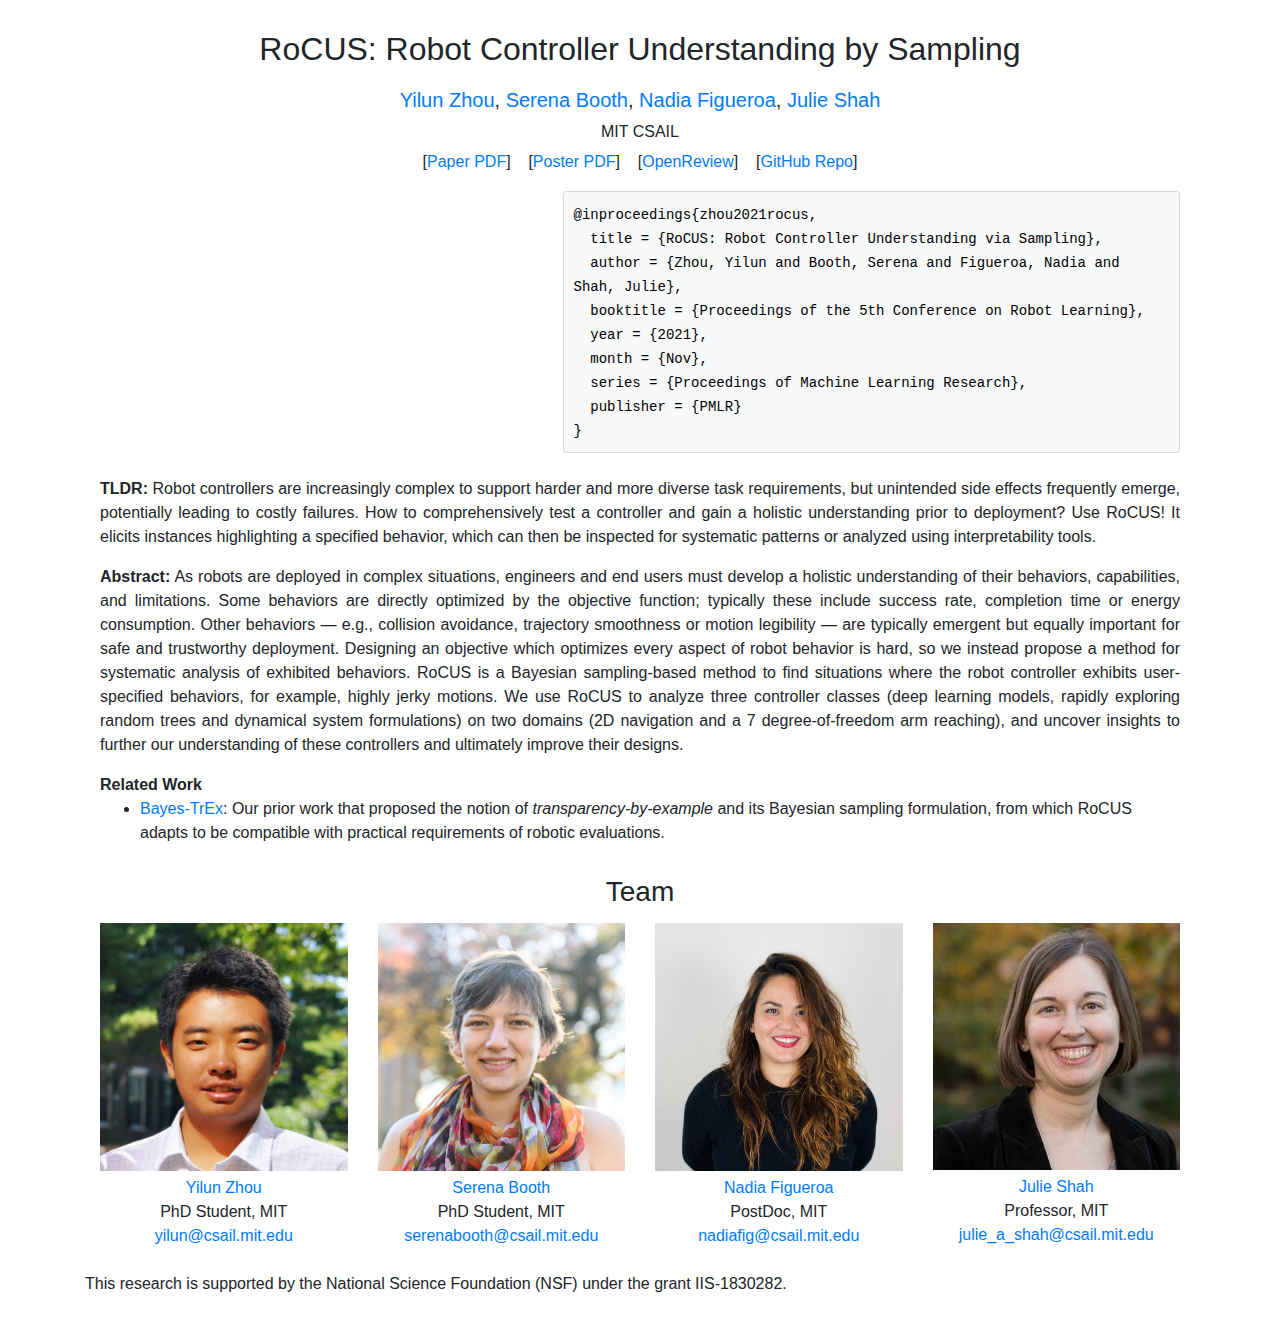
<file: RoCUS/index.html>
<!doctype html>
<html lang="en">
  <head>
    <!-- Required meta tags -->
    <meta charset="utf-8">
    <meta name="viewport" content="width=device-width, initial-scale=1, shrink-to-fit=no">

    <!-- Bootstrap CSS -->
    <link rel="stylesheet" href="https://stackpath.bootstrapcdn.com/bootstrap/4.3.1/css/bootstrap.min.css" integrity="sha384-ggOyR0iXCbMQv3Xipma34MD+dH/1fQ784/j6cY/iJTQUOhcWr7x9JvoRxT2MZw1T" crossorigin="anonymous">

    <script src="https://code.jquery.com/jquery-3.3.1.slim.min.js" integrity="sha384-q8i/X+965DzO0rT7abK41JStQIAqVgRVzpbzo5smXKp4YfRvH+8abtTE1Pi6jizo" crossorigin="anonymous"></script>
    <script src="https://cdnjs.cloudflare.com/ajax/libs/popper.js/1.14.7/umd/popper.min.js" integrity="sha384-UO2eT0CpHqdSJQ6hJty5KVphtPhzWj9WO1clHTMGa3JDZwrnQq4sF86dIHNDz0W1" crossorigin="anonymous"></script>
    <script src="https://stackpath.bootstrapcdn.com/bootstrap/4.3.1/js/bootstrap.min.js" integrity="sha384-JjSmVgyd0p3pXB1rRibZUAYoIIy6OrQ6VrjIEaFf/nJGzIxFDsf4x0xIM+B07jRM" crossorigin="anonymous"></script>

    <title>RoCUS</title>

    <style>
      code {
        font-family: Consolas,"courier new";
        color: black;
        font-size: 14px;
      }
      </style>
  </head>
  <body>
    <h2 style="text-align: center; margin-bottom: 5px; margin-top: 30px;">RoCUS: Robot Controller Understanding by Sampling</h2>
    <h5 style="text-align: center; margin-bottom: 5px; margin-top: 20px;">
      <a href="https://yilun.scripts.mit.edu/">Yilun Zhou</a>,
      <a href="http://www.slbooth.com/">Serena Booth</a>,
      <a href="https://nbfigueroa.github.io/">Nadia Figueroa</a>,
      <a href="https://interactive.mit.edu/">Julie Shah</a>
    </h5>
    <h6 style="text-align: center; margin-bottom: 5px; margin-top: 10px;">
      MIT CSAIL
    </h6>
    <h6 style="text-align: center; margin-bottom: 20px; margin-top: 10px;">
      [<a href="https://arxiv.org/pdf/2012.13615.pdf">Paper PDF</a>] &nbsp;&nbsp;
      [<a href="poster.pdf">Poster PDF</a>] &nbsp;&nbsp;
      [<a href="https://openreview.net/forum?id=5P_3bRWiRsF">OpenReview</a>] &nbsp;&nbsp;
      [<a href="https://github.com/YilunZhou/RoCUS">GitHub Repo</a>]</h6>
    <div class="container">
      <div class="col col-12 mb-4">
        <div class='row'>
        <div class="col col-5">
        <iframe width="100%", height="100%", src="https://www.youtube.com/embed/IZigHZ4Gvf4" title="YouTube video player"
          frameborder="0" allow="accelerometer; autoplay; clipboard-write; encrypted-media; gyroscope; picture-in-picture"
          allowfullscreen></iframe>
        </div>
        <div class="col col-7">
          <div class="card bg-light">
            <div class="card-body" style="padding: 10px">
                <code>
                  @inproceedings{zhou2021rocus,<br>
                  &nbsp;&nbsp;title = {RoCUS: Robot Controller Understanding via Sampling},<br>
                  &nbsp;&nbsp;author = {Zhou, Yilun and Booth, Serena and Figueroa, Nadia and Shah, Julie},<br>
                  &nbsp;&nbsp;booktitle = {Proceedings of the 5th Conference on Robot Learning},<br>
                  &nbsp;&nbsp;year = {2021},<br>
                  &nbsp;&nbsp;month = {Nov},<br>
                  &nbsp;&nbsp;series = {Proceedings of Machine Learning Research},<br>
                  &nbsp;&nbsp;publisher = {PMLR}<br>
                  }
                </code>
            </div>
          </div>
        </div>
        </div>
      </div>

      <div class='col col-12'>
        <p style="text-align: justify; text-justify: inter-word;">
          <b>TLDR:</b> Robot controllers are increasingly complex to support harder and more diverse task requirements,
          but unintended side effects frequently emerge, potentially leading to costly failures. How to comprehensively
          test a controller and gain a holistic understanding prior to deployment? Use RoCUS! It elicits instances
          highlighting a specified behavior, which can then be inspected for systematic
          patterns or analyzed using interpretability tools.
        </p>
        <p style="text-align: justify; text-justify: inter-word;">
          <b>Abstract:</b> As robots are deployed in complex situations, engineers and end users must develop a holistic
          understanding of their behaviors, capabilities, and limitations. Some behaviors are directly
          optimized by the objective function; typically these include success rate, completion time or
          energy consumption. Other behaviors — e.g., collision avoidance, trajectory smoothness or motion
          legibility — are typically emergent but equally important for safe and trustworthy deployment.
          Designing an objective which optimizes every aspect of robot behavior is hard, so we instead propose
          a method for systematic analysis of exhibited behaviors. RoCUS is a Bayesian sampling-based method
          to find situations where the robot controller exhibits user-specified behaviors, for example, highly
          jerky motions. We use RoCUS to analyze three controller classes (deep learning models, rapidly
          exploring random trees and dynamical system formulations) on two domains (2D navigation and a 7
          degree-of-freedom arm reaching), and uncover insights to further our understanding of these controllers
          and ultimately improve their designs.
        </p>
        <p style="text-align: justify; text-justify: inter-word; margin-bottom: 0px">
          <b>Related Work</b>
          <ul>
            <li> <a href="http://www.slbooth.com/BayesTrex_files/BayesTrex.html">Bayes-TrEx</a>:
              Our prior work that proposed the notion of <i>transparency-by-example</i> and its
              Bayesian sampling formulation, from which RoCUS adapts to be compatible with practical
              requirements of robotic evaluations.
          </ul>
        </p>
      </div>
      <h3 style="text-align: center; margin-bottom: 15px; margin-top: 30px;">Team</h3>
      <div class="col col-12 mb-4">
        <div class='row'>
          <div class="col col-3" style="text-align: center">
            <img src="../imgs/profile_pics/yilun.jpg" width="100%" style="margin-bottom: 5px">
            <a href="https://yilun.scripts.mit.edu/">Yilun Zhou</a><br>
            PhD Student, MIT<br>
            <a href = "mailto:yilun@csail.mit.edu">yilun@csail.mit.edu</a>
          </div>
          <div class="col col-3" style="text-align: center">
            <img src="../imgs/profile_pics/serena.png" width="100%" style="margin-bottom: 5px">
            <a href="http://www.slbooth.com/">Serena Booth</a><br>
            PhD Student, MIT<br>
            <a href = "mailto:serenabooth@csail.mit.edu">serenabooth@csail.mit.edu</a>
          </div>
          <div class="col col-3" style="text-align: center">
            <img src="../imgs/profile_pics/nadia.jpg" width="100%" style="margin-bottom: 5px">
            <a href="https://nbfigueroa.github.io/">Nadia Figueroa</a><br>
            PostDoc, MIT<br>
            <a href = "mailto:nadiafig@csail.mit.edu">nadiafig@csail.mit.edu</a>
          </div>
          <div class="col col-3" style="text-align: center">
            <img src="../imgs/profile_pics/julie.jpg" width="100%" style="margin-bottom: 5px">
            <a href="https://interactive.mit.edu/">Julie Shah</a><br>
            Professor, MIT<br>
            <a href = "mailto:julie_a_shah@csail.mit.edu">julie_a_shah@csail.mit.edu</a>
          </div>
        </div>
      </div>
      <div class="col col-12 mb-5">
        <div class='row'>
          This research is supported by the National Science Foundation (NSF) under the grant IIS-1830282.
        </div>
      </div>
    </div>
  </body>
</html>
</file>
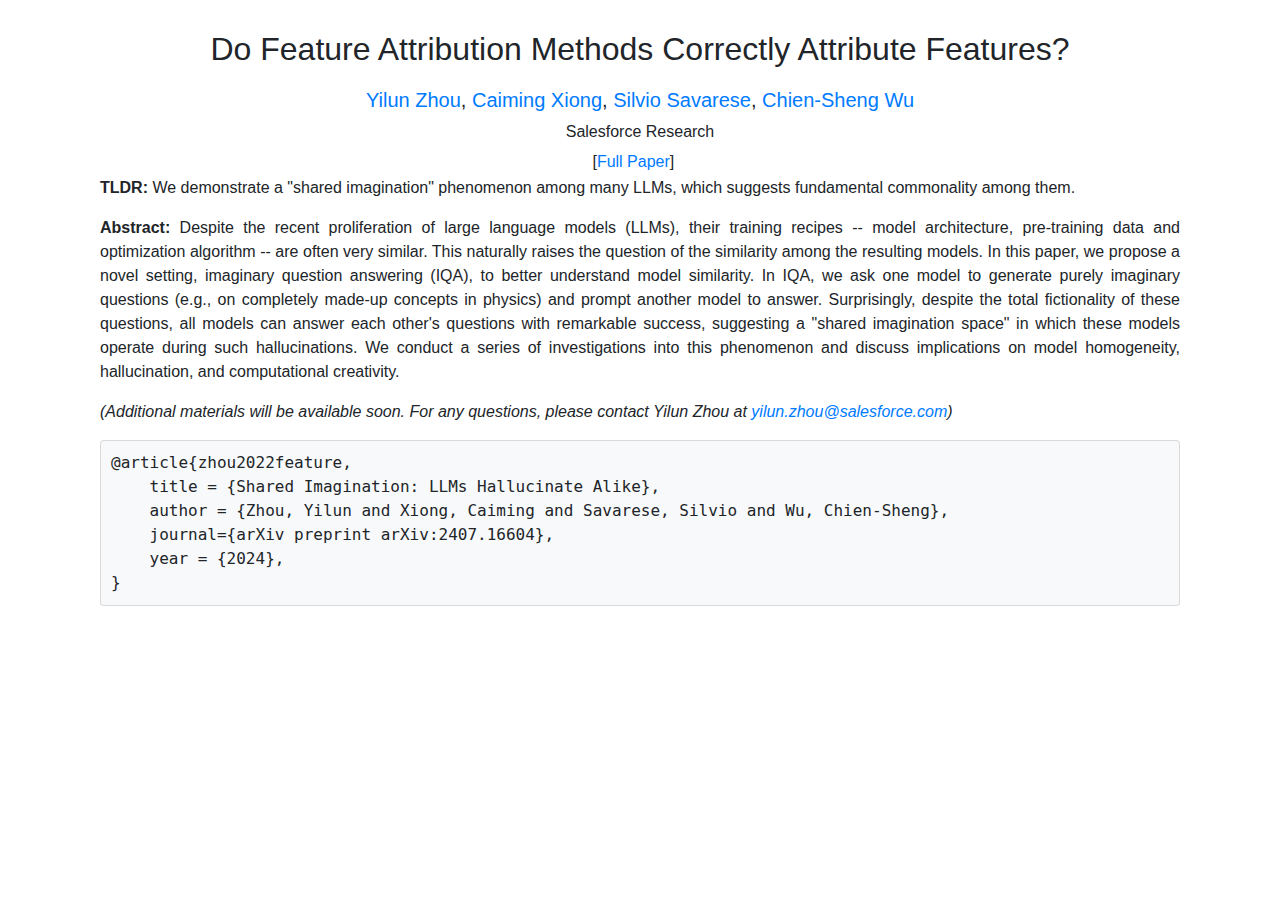
<file: shared-imagination/index.html>
<!doctype html>
<html lang="en">
  <head>
    <!-- Required meta tags -->
    <meta charset="utf-8">
    <meta name="viewport" content="width=device-width, initial-scale=1, shrink-to-fit=no">

    <!-- Bootstrap CSS -->
    <link rel="stylesheet" href="https://stackpath.bootstrapcdn.com/bootstrap/4.3.1/css/bootstrap.min.css" integrity="sha384-ggOyR0iXCbMQv3Xipma34MD+dH/1fQ784/j6cY/iJTQUOhcWr7x9JvoRxT2MZw1T" crossorigin="anonymous">

    <script src="https://code.jquery.com/jquery-3.3.1.slim.min.js" integrity="sha384-q8i/X+965DzO0rT7abK41JStQIAqVgRVzpbzo5smXKp4YfRvH+8abtTE1Pi6jizo" crossorigin="anonymous"></script>
    <script src="https://cdnjs.cloudflare.com/ajax/libs/popper.js/1.14.7/umd/popper.min.js" integrity="sha384-UO2eT0CpHqdSJQ6hJty5KVphtPhzWj9WO1clHTMGa3JDZwrnQq4sF86dIHNDz0W1" crossorigin="anonymous"></script>
    <script src="https://stackpath.bootstrapcdn.com/bootstrap/4.3.1/js/bootstrap.min.js" integrity="sha384-JjSmVgyd0p3pXB1rRibZUAYoIIy6OrQ6VrjIEaFf/nJGzIxFDsf4x0xIM+B07jRM" crossorigin="anonymous"></script>

    <title>Feature Attribution Evaluation</title>

    <style>
      /* Set your aspect ratio */
      .video-container {
      position: relative;
      overflow: hidden;
      height: 0;
      padding-bottom: 56.25%; /* creates a 16:9 aspect ratio */
      text-align: center;
      width: 800px;
      max-width: 100%;
      margin: 0 auto;
      }

      .video-container iframe{
      position: absolute;
      top: 0;
      left: 0;
      width: 100%;
      height: 100%;
      max-width: 100%;
      }

      /* And set the max-width of the parent element */
      .video-wrap {
      width: 100%;
      max-width: 800px;
      text-align: center;
      }
    </style>
  </head>
  <body>
    <h2 style="text-align: center; margin-bottom: 5px; margin-top: 30px;">Do Feature Attribution Methods Correctly Attribute Features?</h2>
    <h5 style="text-align: center; margin-bottom: 5px; margin-top: 20px;">
      <a href="https://yilunzhou.github.io/">Yilun Zhou</a>,
      <a href="http://cmxiong.com/">Caiming Xiong</a>,
      <a href="https://www.linkedin.com/in/silvio-savarese-97b76114">Silvio Savarese</a>,
      <a href="https://jasonwu0731.github.io/">Chien-Sheng Wu</a>
    </h5>
    <h6 style="text-align: center; margin-bottom: 5px; margin-top: 10px;">
      Salesforce Research
    </h6>
    <h6 style="text-align: center; margin-bottom: 5px; margin-top: 10px;">
      [<a href="https://arxiv.org/pdf/2407.16604.pdf">Full Paper</a>] &nbsp;&nbsp;
    </h6>

    <div class="container">

      <div class='col col-12'>
        <p style="text-align: justify; text-justify: inter-word;">
          <b>TLDR:</b> We demonstrate a "shared imagination" phenomenon among many LLMs, which suggests fundamental commonality among them. 
        </p>
        <p style="text-align: justify; text-justify: inter-word;">
          <b>Abstract:</b> Despite the recent proliferation of large language models (LLMs), their training recipes -- model architecture, pre-training data and optimization algorithm -- are often very similar. This naturally raises the question of the similarity among the resulting models. In this paper, we propose a novel setting, imaginary question answering (IQA), to better understand model similarity. In IQA, we ask one model to generate purely imaginary questions (e.g., on completely made-up concepts in physics) and prompt another model to answer. Surprisingly, despite the total fictionality of these questions, all models can answer each other's questions with remarkable success, suggesting a "shared imagination space" in which these models operate during such hallucinations. We conduct a series of investigations into this phenomenon and discuss implications on model homogeneity, hallucination, and computational creativity.
        </p>

        <p style="text-align: justify; text-justify: inter-word;">
          <i>(Additional materials will be available soon. For any questions, please contact Yilun Zhou at <a href='mailto:yilun.zhou@salesforce.com'>yilun.zhou@salesforce.com</a>)</i> 
        </p>

      </div>

      <div class='col col-12'>
        <div class="card bg-light">
          <div class="card-body" style='padding: 10px; font-size: 12pt; font-family: monospace;'>
            @article{zhou2022feature,<br>
              &nbsp;&nbsp;&nbsp;&nbsp;title = {Shared Imagination: LLMs Hallucinate Alike},<br>
              &nbsp;&nbsp;&nbsp;&nbsp;author = {Zhou, Yilun and Xiong, Caiming and Savarese, Silvio and Wu, Chien-Sheng},<br>
              &nbsp;&nbsp;&nbsp;&nbsp;journal={arXiv preprint arXiv:2407.16604},<br>
              &nbsp;&nbsp;&nbsp;&nbsp;year = {2024},<br>
            }
          </div>
        </div>
      </div>

    </div>
  </body>
</html>
</file>
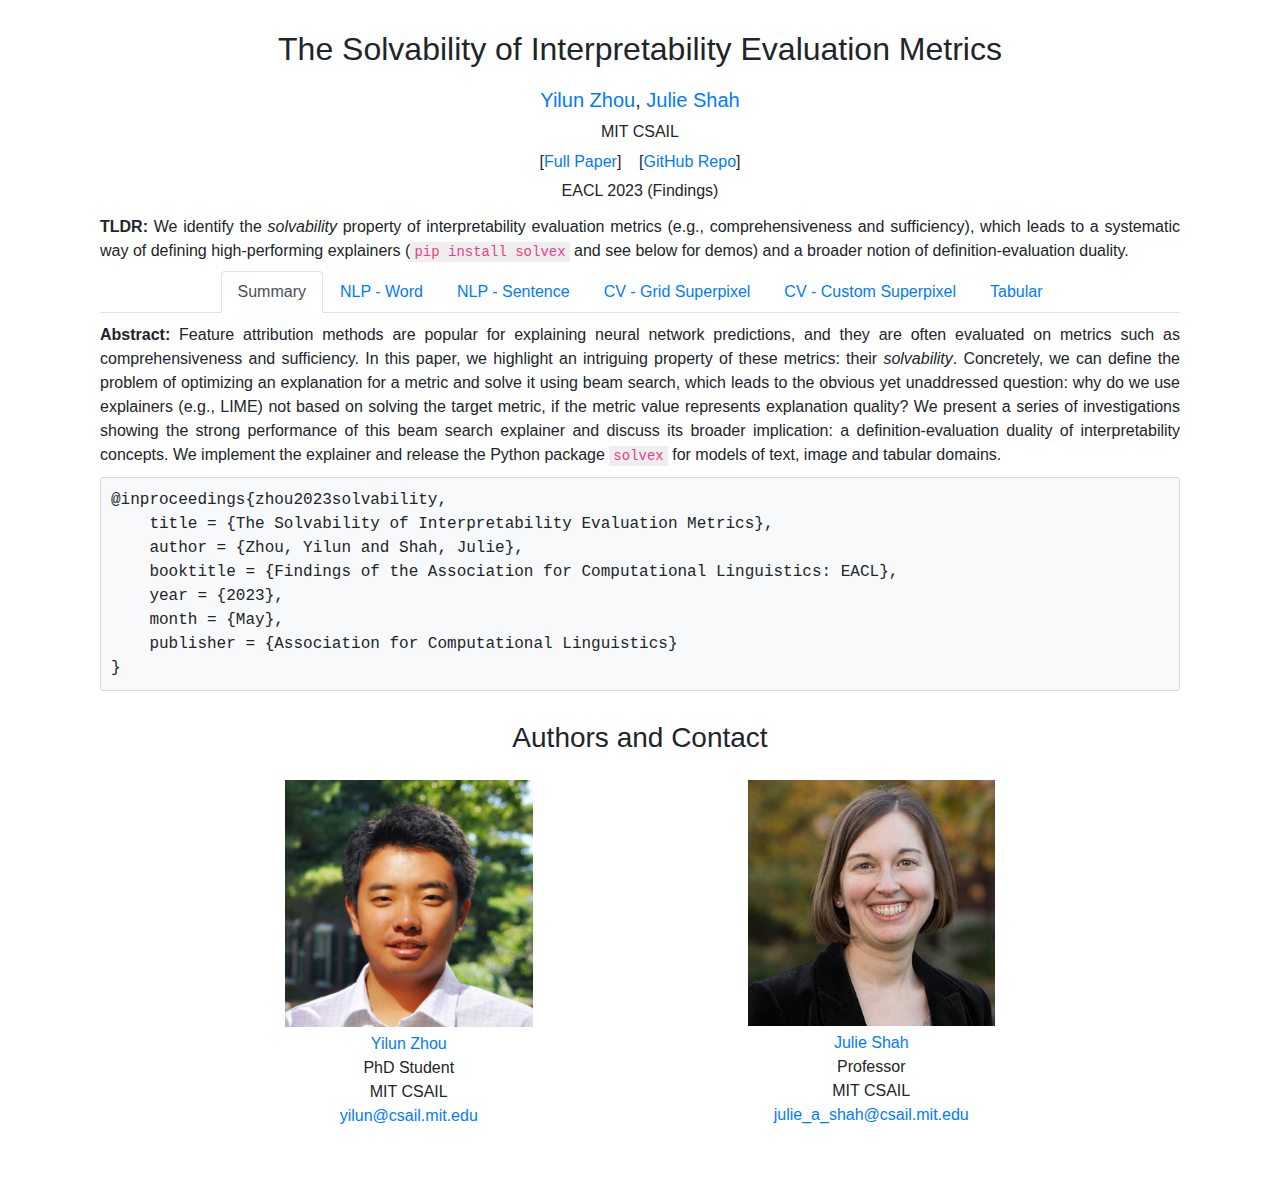
<file: solvability/index.html>
<!doctype html>
<html lang="en">
  <head>
    <!-- Required meta tags -->
    <meta charset="utf-8">
    <meta name="viewport" content="width=device-width, initial-scale=1, shrink-to-fit=no">

    <link rel="icon" type="image/x-icon" href="/solvability/favicon.ico">

    <!-- Bootstrap CSS -->
    <link rel="stylesheet" href="https://stackpath.bootstrapcdn.com/bootstrap/4.3.1/css/bootstrap.min.css" integrity="sha384-ggOyR0iXCbMQv3Xipma34MD+dH/1fQ784/j6cY/iJTQUOhcWr7x9JvoRxT2MZw1T" crossorigin="anonymous">

    <script src="https://code.jquery.com/jquery-3.3.1.slim.min.js" integrity="sha384-q8i/X+965DzO0rT7abK41JStQIAqVgRVzpbzo5smXKp4YfRvH+8abtTE1Pi6jizo" crossorigin="anonymous"></script>
    <script src="https://cdnjs.cloudflare.com/ajax/libs/popper.js/1.14.7/umd/popper.min.js" integrity="sha384-UO2eT0CpHqdSJQ6hJty5KVphtPhzWj9WO1clHTMGa3JDZwrnQq4sF86dIHNDz0W1" crossorigin="anonymous"></script>
    <script src="https://stackpath.bootstrapcdn.com/bootstrap/4.3.1/js/bootstrap.min.js" integrity="sha384-JjSmVgyd0p3pXB1rRibZUAYoIIy6OrQ6VrjIEaFf/nJGzIxFDsf4x0xIM+B07jRM" crossorigin="anonymous"></script>

    <link rel="stylesheet" href="/solvability/stackoverflow-light.min.css">
    <script src="/solvability/highlight.min.js"></script>
    <script>hljs.highlightAll();</script>

    <title>Interpretability Solvability</title>

    <style>
      /* Set your aspect ratio */
      .video-container {
        position: relative;
        overflow: hidden;
        height: 0;
        padding-bottom: 56.25%; /* creates a 16:9 aspect ratio */
        text-align: center;
        width: 800px;
        max-width: 100%;
        margin: 0 auto;
      }

      code { 
        background-color: #eee; 
        padding-left: 4px;
        padding-right: 4px;
        padding-top: 2px;
        padding-bottom: 2px;
      }

      a code { 
        background-color: #eee;
        color: #e83e8c; 
        padding-left: 4px;
        padding-right: 4px;
        padding-top: 2px;
        padding-bottom: 2px;
        text-decoration: underline;
      }

      .video-container iframe{
        position: absolute;
        top: 0;
        left: 0;
        width: 100%;
        height: 100%;
        max-width: 100%;
      }

      /* And set the max-width of the parent element */
      .video-wrap {
        width: 100%;
        max-width: 800px;
        text-align: center;
      }

      p {
        text-align: justify; 
        text-justify: inter-word;
        margin-bottom: 8px;
      }

      pre {
        margin-bottom: 8px;
      }
    </style>
  </head>
  <body>
    <h2 style="text-align: center; margin-bottom: 5px; margin-top: 30px;">The Solvability of Interpretability Evaluation Metrics</h2>
    <h5 style="text-align: center; margin-bottom: 5px; margin-top: 20px;">
      <a href="https://yilun.scripts.mit.edu/">Yilun Zhou</a>,
      <a href="https://interactive.mit.edu/">Julie Shah</a>
    </h5>
    <h6 style="text-align: center; margin-bottom: 5px; margin-top: 10px;">
      MIT CSAIL
    </h6>
    <h6 style="text-align: center; margin-bottom: 5px; margin-top: 10px;">
      [<a href="https://arxiv.org/pdf/2205.08696.pdf">Full Paper</a>] &nbsp;&nbsp;
      [<a href="https://github.com/YilunZhou/solvability">GitHub Repo</a>]
    </h6>
    <h6 style="text-align: center; margin-bottom: 15px; margin-top: 10px;">EACL 2023 (Findings)</h6>


    <div class="container">

      <div class='col col-12' style="margin-top: 0px;">
        <p style="text-align: justify; text-justify: inter-word;">
          <b>TLDR:</b> We identify the <i>solvability</i> property of interpretability evaluation metrics (e.g., comprehensiveness and sufficiency), which leads to a systematic way of defining high-performing explainers (<code>pip install solvex</code> and see below for demos) and a broader notion of definition-evaluation duality. 
        </p>
      </div>

      <div class='col col-12'>
        <ul class="nav nav-tabs justify-content-center">
          <li class="nav-item">
            <a class="nav-link active" href="#video" role="tab" data-toggle="tab" aria-selected="true">Summary</a>
          </li>
          <li class="nav-item">
            <a class="nav-link" href="#nlp_word" role="tab" data-toggle="tab" aria-selected="true">NLP - Word</a>
          </li>
          <li class="nav-item">
            <a class="nav-link" href="#nlp_sentence" role="tab" data-toggle="tab" aria-selected="true">NLP - Sentence</a>
          </li>
          <li class="nav-item">
            <a class="nav-link" href="#cv_grid" role="tab" data-toggle="tab">CV - Grid Superpixel</a>
          </li>
          <li class="nav-item">
            <a class="nav-link" href="#cv_custom" role="tab" data-toggle="tab">CV - Custom Superpixel</a>
          </li>
          <li class="nav-item">
            <a class="nav-link" href="#tabular" role="tab" data-toggle="tab">Tabular</a>
          </li>
        </ul>

        <!-- Tab panes -->
        <div class="tab-content" style="margin-top: 10px; margin-bottom: 10px;">
          <div role="tabpanel" class="tab-pane active" id="video">
            <p style="text-align: justify; text-justify: inter-word;">
              <b>Abstract:</b> Feature attribution methods are popular for explaining neural network predictions, and they are often evaluated on metrics such as comprehensiveness and sufficiency. In this paper, we highlight an intriguing property of these metrics: their <i>solvability</i>. Concretely, we can define the problem of optimizing an explanation for a metric and solve it using beam search, which leads to the obvious yet unaddressed question: why do we use explainers (e.g., LIME) not based on solving the target metric, if the metric value represents explanation quality? We present a series of investigations showing the strong performance of this beam search explainer and discuss its broader implication: a definition-evaluation duality of interpretability concepts. We implement the explainer and release the Python package <code>solvex</code> for models of text, image and tabular domains. 
            </p>
            <!-- <center>
              <div class="video-wrap">
                <div class='video-container'>
                  <iframe src="https://www.youtube.com/embed/kAodFw6jvvo"
                  title="YouTube video player" frameborder="0" allow="accelerometer; autoplay; clipboard-write; encrypted-media; gyroscope; picture-in-picture" allowfullscreen></iframe>
                </div>
              </div>
            </center> -->
          </div>
          <div role="tabpanel" class="tab-pane fade" id="nlp_word" style="border-bottom: 1px solid; border-color: #dee2e6;">
            <p>In this demo, we compute word-level explanations for the Huggingface <a href="https://huggingface.co/textattack/roberta-base-SST-2"><code>textattack/roberta-base-SST-2</code></a> model, also the setup presented in the paper. </p>
            <p>We first load required packages and the RoBERTa model. Two classes are needed to compute the explanations. <code>BeamSearchExplainer</code> implements the beam search algorithm, and <code>*Masker</code> implements the feature masking. In this demo, we use <code>TextWordMasker</code> since we need to mask out individual words from a text input. The other demos showcase other <code>*Masker</code>s. </p>
            <pre><code>from solvex import BeamSearchExplainer, TextWordMasker
import torch
from transformers import AutoTokenizer, AutoModelForSequenceClassification

device = 'cuda' if torch.cuda.is_available() else 'cpu'
name = 'textattack/roberta-base-SST-2'
tokenizer = AutoTokenizer.from_pretrained(name)
model = AutoModelForSequenceClassification.from_pretrained(name).to(device).eval()</code></pre>
            <p>The explainer expects the function to be explained in a particular format. Specifically, it takes in a list of <code>N</code> (full or masked) inputs, and returns a <code>numpy</code> array of shape <code>N x C</code> where <code>C</code> is the number of classes. The values of the array can be anything, but most commonly the class probability, which is what we are going to do here. In addition, when masking features (i.e., words) from a piece of text, <code>TextWordMasker</code> expects the text to be a pre-tokenized list of words and returns another list of words. Thus, <code>sentences</code> is a list in which each element is a list of words and the function below needs to <code>join</code> each sentence back to a string. </p>
            <pre><code>def model_func(sentences):
    sentences = [' '.join(s) for s in sentences]
    tok = tokenizer(sentences, return_tensors='pt', padding=True).to(device)
    with torch.no_grad():
        logits = model(**tok)['logits']
    probs = torch.nn.functional.softmax(logits, dim=-1).cpu().numpy()
    return probs</code></pre>
            <p>Now we are ready to explain! We instantiate the explainer, prepare the input sentence (as a list of words), and call the <code>explain_instance</code> function. The <code>suppression</code> argument passed to <code>TextWordMasker</code> tells the masker how to mask out a word. In this case, we simply delete it. The <code>label</code> argument to <code>explain_instance</code> specifies which label we want to generate the explanation for. In our case, we want to explain the positive class, which is label <code>1</code>. If it is not specified, the label with the highest function value will be used. 
              <pre><code>sentence = 'A triumph , relentless and beautiful in its downbeat darkness .'.split(' ')
masker = TextWordMasker(suppression='remove')
explainer = BeamSearchExplainer(masker, f=model_func, beam_size=50, batch_size=50)
e = explainer.explain_instance(sentence, label=1)</code></pre>
          <p>The explanation <code>e</code> we get is a dictionary of keys <code>'exp'</code>, <code>'label'</code> and <code>'func_val'</code>, of type <code>list</code>, <code>int</code> and <code>float</code> respectively, as printed out below. </p>
          <pre><code>print(e)
# should show: {'exp': [1.5, 8.5, 3.5, 2.5, 4.5, 9.5, 5.5, 7.5, 6.5, -0.5, 0.5], 'label': 1, 'pred': 0.9996933}</code></pre>
          <p>Even better, all built-in <code>*Masker</code> classes include more user-friendly explanation displays, and the <code>TextWordMasker</code> class has three. They can be called with <code>masker.render_result</code>, using different <code>mode</code> parameters. The first one is console printing. </p>
          <pre><code>masker.render_result(sentence, e, mode='text', execute=True)</code></pre>
          <p>It prints out the following texts: </p>
          <pre><code>Input: A triumph , relentless and beautiful in its downbeat darkness .
Explained label: 1
Function value for label 1: 1.000
Word feature attribution:
+------------+------------+
| Word       |   Attr val |
|------------+------------|
| A          |        1.5 |
| triumph    |        8.5 |
| ,          |        3.5 |
...(more rows not shown)...
</code></pre>
          <p>The second one is color rendering. </p>
          <pre><code>masker.render_result(sentence, e, mode='color', execute=True)</code></pre>
          <p>It writes an HTML snippet to a file named <code>explanation.html</code>, which is rendered below. </p>
          <div style="border: solid; border-width: 1px; margin-top: 5px; margin-bottom: 5px; padding-left: 10px; padding-right: 10px; padding-bottom: 5px;">Explained label: 1<br>Function value for label 1: 1.000<br><pre style="white-space: pre-wrap; margin: 0px;"><span style="background-color: rgb(222, 204, 200);">A</span> <span style="background-color: rgb(230, 129, 106);">triumph</span> <span style="background-color: rgb(225, 183, 173);">,</span> <span style="background-color: rgb(223, 194, 187);">relentless</span> <span style="background-color: rgb(226, 172, 160);">and</span> <span style="background-color: rgb(232, 119, 93);">beautiful</span> <span style="background-color: rgb(227, 161, 146);">in</span> <span style="background-color: rgb(229, 139, 119);">its</span> <span style="background-color: rgb(228, 151, 133);">downbeat</span> <span style="background-color: rgb(215, 217, 222);">darkness</span> <span style="background-color: rgb(221, 215, 214);">.</span> </pre>
          </div>
          <p>The last one is plotting. </p>
            <pre><code>masker.render_result(sentence, e, mode='plot', execute=True)</code></pre>
          <p>It generates a <code>matplotlib</code> figure, which is shown below. </p>
          <center>
            <img src="/solvability/explanation_text_word.png">
          </center>
          <p>And that's it! Want to learn more? Check out the other tabs for more use cases. If you want to gain a deeper understanding of the <code>*Masker</code> classes and implement your own, check out this jupyter notebook for an example where we build one from scratch and browse the documentations. Bugs? Suggestions? Questions? Ask away on <a href='https://github.com/YilunZhou/solvability-explainer'>GitHub</a>!</p>
          </div>


          <div role="tabpanel" class="tab-pane fade" id="nlp_sentence" style="border-bottom: 1px solid; border-color: #dee2e6;">
            <p>In this demo, we compute sentence-level explanations for the Huggingface <a href="https://huggingface.co/textattack/albert-base-v2-yelp-polarity"><code>textattack/albert-base-v2-yelp-polarity</code></a> model, which is designed to perform sentiment analysis on paragraph-long reviews. If you come from the previous "NLP - Word" tutorial on computing word-level explanations (no worries if not), you may have realized that this problem could be solved by manually "sentencizing" the input text and defining each "sentence" as a "word." However, in this demo, we introduce the <code>TextSentenceMasker</code> class which handles this sentencization automatically, using the <code>spacy</code> package. </p>
            <p>We first load required packages and the ALBERT model. Two classes are needed to compute the explanations. <code>BeamSearchExplainer</code> implements the beam search algorithm, and <code>*Masker</code> implements the feature masking. In this demo, we use <code>TextSentenceMasker</code> since we need to mask out individual sentences from a text input. The other demos showcase other <code>*Masker</code>s. </p>
            <pre><code>from solvex import BeamSearchExplainer, TextSentenceMasker
import torch
from transformers import AutoTokenizer, AutoModelForSequenceClassification

device = 'cuda' if torch.cuda.is_available() else 'cpu'
name = 'textattack/albert-base-v2-yelp-polarity'
tokenizer = AutoTokenizer.from_pretrained(name)
model = AutoModelForSequenceClassification.from_pretrained(name).to(device).eval()</code></pre>
            <p>The explainer expects the function to be explained in a particular format. Specifically, it takes in a list of <code>N</code> (full or masked) inputs, and returns a <code>numpy</code> array of shape <code>N x C</code> where <code>C</code> is the number of classes. The values of the array can be anything, but most commonly the class probability, which is what we are going to do here. In addition, when masking features (i.e., sentences) from a piece of text, <code>TextWordMasker</code> takes the text as a string and returns another string. Thus, <code>texts</code> is a list of strings. </p>
            <pre><code>def model_func(texts):
    tok = tokenizer(texts, return_tensors='pt', padding=True).to(device)
    with torch.no_grad():
        logits = model(**tok)['logits']
    probs = torch.nn.functional.softmax(logits, dim=-1).cpu().numpy()
    return probs</code></pre>
            <p>Now we are ready to explain! We instantiate the explainer, prepare the input, and call the <code>explain_instance</code> function. When removing a sentence, <code>TextWordMasker</code> simply deletes it from the paragraph. The <code>label</code> argument to <code>explain_instance</code> specifies which label we want to generate the explanation for. In our case, we want to explain the positive class, which is label <code>1</code>. If it is not specified, the label with the highest function value will be used. 
              <pre><code class='python'>text = ("Contrary to other reviews, I have zero complaints about "
        "the service or the prices. I have been getting tire service "
        "here for the past 5 years now, and compared to my experience "
        "with places like Pep Boys, these guys are experienced and know "
        "what they're doing. Also, this is one place that I do not feel "
        "like I am being taken advantage of, just because of my gender. "
        "Other auto mechanics have been notorious for capitalizing on "
        "my ignorance of cars, and have sucked my bank account dry. But "
        "here, my service and road coverage has all been well explained - "
        "and let up to me to decide. And they just renovated the waiting "
        "room. It looks a lot better than it did in previous years.")
masker = TextSentenceMasker()
explainer = BeamSearchExplainer(masker, f=model_func, beam_size=50, batch_size=16)
e = explainer.explain_instance(text, label=1)</code></pre>
          <p>The explanation <code>e</code> we get is a dictionary of keys <code>'exp'</code>, <code>'label'</code> and <code>'func_val'</code>, of type <code>list</code>, <code>int</code> and <code>float</code> respectively, as printed out below. </p>
          <pre><code>print(e)
# should show: {'exp': [1.5, 4.5, -0.5, -1.5, 3.5, 0.5, 2.5], 'label': 1, 'func_val': 0.99981827}</code></pre>
          <p>Even better, all built-in <code>*Masker</code> classes include more user-friendly explanation displays, and the <code>TextSentenceMasker</code> class has three. They can be called with <code>masker.render_result</code>, using different <code>mode</code> parameters. The first one is console printing. </p>
          <pre><code>masker.render_result(text, e, mode='text', execute=True)</code></pre>
          <p>It prints out the following texts: </p>
          <pre><code>Explained label: 1
Function value for label 1: 1.000
Sentence feature attribution:
+--------------------------------------------------------------+------------+
| Sentence                                                     |   Attr val |
|--------------------------------------------------------------+------------|
| Contrary to other reviews, I have zero complaints about the  |        1.5 |
| service or the prices.                                       |            |
|--------------------------------------------------------------+------------|
| I have been getting tire service here for the past 5 years   |        4.5 |
| now, and compared to my experience with places like Pep      |            |
| Boys, these guys are experienced and know what they're       |            |
| doing.                                                       |            |
|--------------------------------------------------------------+------------|
| Also, this is one place that I do not feel like I am being   |       -0.5 |
| taken advantage of, just because of my gender.               |            |
............................(more rows not shown)............................
</code></pre>
          <p>The second one is color rendering. </p>
          <pre><code>masker.render_result(text, e, mode='color', execute=True)</code></pre>
          <p>It writes an HTML snippet to a file named <code>explanation.html</code>, which is rendered below. </p>
          <div style="border: solid; border-width: 1px; margin-top: 5px; margin-bottom: 5px; padding-left: 10px; padding-right: 10px; padding-bottom: 5px;">Explained label: 1<br>Function value for label 1: 1.000<br><pre style="white-space: pre-wrap;"><span style="background-color: rgb(224, 187, 178);">Contrary to other reviews, I have zero complaints about the service or the prices.</span> <span style="background-color: rgb(232, 119, 93);">I have been getting tire service here for the past 5 years now, and compared to my experience with places like Pep Boys, these guys are experienced and know what they're doing.</span> <span style="background-color: rgb(208, 212, 223);">Also, this is one place that I do not feel like I am being taken advantage of, just because of my gender.</span> <span style="background-color: rgb(185, 196, 228);">Other auto mechanics have been notorious for capitalizing on my ignorance of cars, and have sucked my bank account dry.</span> <span style="background-color: rgb(229, 141, 121);">But here, my service and road coverage has all been well explained - and let up to me to decide.</span> <span style="background-color: rgb(222, 209, 206);">And they just renovated the waiting room.</span> <span style="background-color: rgb(227, 163, 149);">It looks a lot better than it did in previous years.</span> </pre>
          </div>
          <p>The last one is plotting. </p>
            <pre><code>masker.render_result(text, e, mode='plot', execute=True)</code></pre>
          <p>It generates a <code>matplotlib</code> figure, which is shown below. </p>
          <center>
            <img src="/solvability/explanation_text_sentence.png">
          </center>
          <p>And that's it! Want to learn more? Check out the other tabs for more use cases. If you want to gain a deeper understanding of the <code>*Masker</code> classes and implement your own, check out this jupyter notebook for an example where we build one from scratch and browse the documentations. Bugs? Suggestions? Questions? Ask away on <a href='https://github.com/YilunZhou/solvability-explainer'>GitHub</a>!</p>
          </div>
          

          <div role="tabpanel" class="tab-pane fade" id="cv_grid" style="border-bottom: 1px solid; border-color: #dee2e6;"><p>In this demo, we compute explanations for the ResNet-50 trained on ImageNet, where we define a grid of superpixels as features to perturb. The image below shows the grid superpixel segmentation. We consider each grid cell as a feature. </p>
            <center>
              <img src="/solvability/grid.png" style="max-width: 45%;">
            </center>
            <p>We first load required packages, the ResNet model and its preprocessing pipeline. Two classes are needed to compute the explanations. <code>BeamSearchExplainer</code> implements the beam search algorithm, and <code>*Masker</code> implements the feature masking. In this demo, we use <code>ImageGridMasker</code> since we need to mask out individual grid cells from an image input. The other demos showcase other <code>*Masker</code>s. </p>
            <pre><code>from solvex import BeamSearchExplainer, ImageGridMasker
import requests
from io import BytesIO
from PIL import Image
import numpy as np
import matplotlib.pyplot as plt
import torch
from torchvision import transforms
from torchvision.models import resnet50

device = 'cuda' if torch.cuda.is_available() else 'cpu'
model = resnet50(weights='IMAGENET1K_V2').to(device)
model.eval()
preprocess = transforms.Compose([
    transforms.ToTensor(),
    transforms.Normalize(mean=[0.485, 0.456, 0.406], std=[0.229, 0.224, 0.225]),
])</code></pre>
            <p>The explainer expects the function to be explained in a particular format. Specifically, it takes in a list of <code>N</code> (full or masked) inputs, and returns a <code>numpy</code> array of shape <code>N x C</code> where <code>C</code> is the number of classes. The values of the array can be anything, but most commonly the class probability, which is what we are going to do here. In addition, when masking features (i.e., pixel grids) from an image, <code>ImageGridMasker</code> expects the image to be a <code>PIL.Image.Image</code> object and returns another such object. Thus, <code>imgs</code> is a list of <code>PIL.Image.Image</code> objects. </p>
            <pre><code>def model_func(imgs):
    imgs = torch.stack([preprocess(img) for img in imgs], dim=0).to(device)
    with torch.no_grad():
        logits = model(imgs)
    probs = torch.nn.functional.softmax(logits, dim=-1).cpu().numpy()
    return probs</code></pre>
            <p>Next we prepare the input image and instantiate the explainer. <code>ImageGridMasker</code> takes two arguments. <code>resolution</code> specifies the grid resolution. In our case, we want a <code>5 x 5</code> grid. It can also be a 2-tuple <code>(r_h, r_w)</code>, for height and width resolutions. <code>fill_value</code> specifies the masking operation. In this case, we replace the pixel value with the average pixel value of the entire image. Other options include <code>'local_mean'</code> of the grid cell and fixed pixel values in the format of an <code>uint8</code> number <code>v</code> or an <code>uint8</code> 3-tuple <code>(r, g, b)</code>. 
              <pre><code># download the image and resize to have shorter side length of 224 pixels
url = 'https://yilunzhou.github.io/solvability/cat_and_dog.jpg'
image = Image.open(BytesIO(requests.get(url).content))
ratio =  224 / min(image.size)
image = image.resize((np.array(image.size) * ratio).astype('int32'))

masker = ImageGridMasker(resolution=5, fill_value='global_mean')
explainer = BeamSearchExplainer(masker, f=model_func, beam_size=50, batch_size=50)
</code></pre>
          <p>Now we are ready to explain! The image shows a dog and a cat, and we are interested in which pixels contribute the most to each label. Since there are multiple ImageNet classes for different dog and cat species, we choose the class with the highest predicted probability for each, which is class 232 (Border collie) for dog (15.9%) and class 285 (Egyptian cat) for cat (1.0%). We specify the target class via the <code>label</code> argument to <code>explain_instance</code>. If it is not provided, the label with the highest function value will be used. </p>
          <pre><code>e_dog = explainer.explain_instance(image, label=232)  # Border collie
e_cat = explainer.explain_instance(image, label=285)  # Egyptian cat
</code></pre>
          <p>The explanation <code>e_dog</code>/<code>e_cat</code> we get is a dictionary of keys <code>'exp'</code>, <code>'label'</code> and <code>'func_val'</code>, of type <code>list</code>, <code>int</code> and <code>float</code> respectively, as printed out below. </p>
          <pre><code>print(e_dog)
# should show: {'exp': [7.5, 5.5, 13.5, 17.5, 8.5, 6.5, -6.5, -5.5, 10.5, 4.5, -1.5, -4.5, -2.5, 2.5, 11.5, 9.5, 1.5, -0.5, 3.5, 14.5, 12.5, 16.5, 0.5, -3.5, 15.5], 'label': 232, 'func_val': 0.15883905}</code></pre>
          <p>Even better, all built-in <code>*Masker</code> classes include more user-friendly explanation displays, and the <code>ImageGridMasker</code> class has two. They can be called with <code>masker.render_result</code>, using different <code>mode</code> parameters. The first one is console printing. </p>
          <pre><code>masker.render_result(image, e_dog, mode='text', execute=True)</code></pre>
          <p>It prints out the following texts: </p>
          <pre><code>Explained label: 232
Function value for label 232: 0.159
Grid cell feature attribution:
+------------+-----------+-----------+------------+
| Cell idx   | Row idx   | Col idx   |   Attr val |
|------------+-----------+-----------+------------|
| Cell 0     | row 0     | col 0     |        7.5 |
| Cell 1     | row 0     | col 1     |        5.5 |
| Cell 2     | row 0     | col 2     |       13.5 |
| Cell 3     | row 0     | col 3     |       17.5 |
...............(more rows not shown)...............
</code></pre>
          <p>The second one is color overlay on top of the input image (i.e., the typical saliency map visualization). </p>
          <pre><code>masker.render_result(image, e_dog, mode='color', execute=True)
masker.render_result(image, e_cat, mode='color', execute=True)</code></pre>
          <p>Each line creates a <code>matplotlib</code> figure, and we show both below (dog on the left, cat on the right). </p>
          <center>
            <img src="/solvability/explanation_dog_grid.png" style="max-width: 45%;">
            <img src="/solvability/explanation_cat_grid.png" style="max-width: 45%;">
          </center>
          <p>For the dog class explanation, most grid cells on the dog have very positive influence (red colors), while those on the cat face have mildly negative influence (blue colors). Curiously, the cat feet grid cell has high positive influence -- probably the model confusing them as dog feet? </p>
          <p>For the cat class explanation, grid cells on the dog have very negative influence, meaning that their removal would significantly increase predicted probability for the cat class. By comparison, none of the features have strong positive influence. This also makes sense: we define a feature to have high positive influence if its removal greatly decreases the predicted probability, but the current probability of 1.0% is already quite low! </p>
          <p>And that's it! Want to learn more? Check out the other tabs for more use cases. If you want to gain a deeper understanding of the <code>*Masker</code> classes and implement your own, check out this jupyter notebook for an example where we build one from scratch and browse the documentations. Bugs? Suggestions? Questions? Ask away on <a href='https://github.com/YilunZhou/solvability-explainer'>GitHub</a>!</p>
          </div>


          <div role="tabpanel" class="tab-pane fade" id="cv_custom" style="border-bottom: 1px solid; border-color: #dee2e6;">
            <p>In this demo, we compute explanations for the ResNet-50 trained on ImageNet, where we use a custom segmentation mask to define superpixels (similar to the implementation of the LIME explanation). </p>
            <p>We first load required packages, the ResNet model and its preprocessing pipeline. Two classes are needed to compute the explanations. <code>BeamSearchExplainer</code> implements the beam search algorithm, and <code>*Masker</code> implements the feature masking. In this demo, we use <code>ImageSegmentationMasker</code> since we need to mask out individual superpixels from an image input. The other demos showcase other <code>*Masker</code>s. </p>
            <pre><code>from solvex import BeamSearchExplainer, ImageSegmentationMasker
import requests
from io import BytesIO
from PIL import Image
import numpy as np
import skimage
import matplotlib.pyplot as plt
import torch
from torchvision import transforms
from torchvision.models import resnet50

device = 'cuda' if torch.cuda.is_available() else 'cpu'
model = resnet50(weights='IMAGENET1K_V2').to(device)
model.eval()
preprocess = transforms.Compose([
    transforms.ToTensor(),
    transforms.Normalize(mean=[0.485, 0.456, 0.406], std=[0.229, 0.224, 0.225]),
])</code></pre>
            <p>The explainer expects the function to be explained in a particular format. Specifically, it takes in a list of <code>N</code> (full or masked) inputs, and returns a <code>numpy</code> array of shape <code>N x C</code> where <code>C</code> is the number of classes. The values of the array can be anything, but most commonly the class probability, which is what we are going to do here. In addition, when masking features (i.e., superpixels) from an image, <code>ImageSegmentationMasker</code> expects the image to be a <code>PIL.Image.Image</code> object and returns another such object. Thus, <code>imgs</code> is a list of <code>PIL.Image.Image</code> objects. </p>
            <pre><code>def model_func(imgs):
    imgs = torch.stack([preprocess(img) for img in imgs], dim=0).to(device)
    with torch.no_grad():
        logits = model(imgs)
    probs = torch.nn.functional.softmax(logits, dim=-1).cpu().numpy()
    return probs</code></pre>
            <p>Next we prepare the input image and instantiate the explainer. <code>ImageSegmentationMasker</code> takes an argument <code>fill_value</code> that specifies the masking operation. In this case, we replace the pixel value with the average pixel value of the entire image. Other options include <code>'local_mean'</code> of the superpixel and fixed pixel values in the format of an <code>uint8</code> number <code>v</code> or an <code>uint8</code> 3-tuple <code>(r, g, b)</code>. 
              <pre><code># download the image and resize to have shorter side length of 224 pixels
url = 'https://yilunzhou.github.io/solvability/cat_and_dog.jpg'
image = Image.open(BytesIO(requests.get(url).content))
ratio =  224 / min(image.size)
image = image.resize((np.array(image.size) * ratio).astype('int32'))

masker = ImageSegmentationMasker(resolution=5, fill_value='global_mean')
explainer = BeamSearchExplainer(masker, f=model_func, beam_size=50, batch_size=50)
</code></pre>
          <p>We need to define the segmentation mask for the image. A mask is a 2D integer matrix of the same height and width as the image, and values start from 0, where pixels of the same number belong to the same superpixel segment. We use the SLIC algorithm, implemented by the scikit-image package (note that the algorithm can produce fewer than the requested 40 segments; in our case, we have 29). We can visualize the mask using <code>matplotlib</code>. </p>
          <pre><code class='python'>seg_mask = skimage.segmentation.slic(image, n_segments=40, start_label=0)
plt.imshow(seg_mask)
plt.show()</code></pre>
          <center><img src="/solvability/segmentation.png" style="max-width: 40%"></center>

          <p>Now we are ready to explain! The image shows a dog and a cat, and we are interested in which pixels contribute the most to each label. Since there are multiple ImageNet classes for different dog and cat species, we choose the class with the highest predicted probability for each, which is class 232 (Border collie) for dog (15.9%) and class 285 (Egyptian cat) for cat (1.0%). In <code>explain_instance</code>, we specify the target class via the <code>label</code> argument, and the segmentation mask via the <code>seg_mask</code> argument. If <code>label</code> is not provided, the label with the highest function value will be used. The <code>seg_mask</code> argument is not a standard argument to the function, but instead "extra information" provided to the explainer, which passes all such information to <code>ImageSegmentationMasker</code>. For more information about how this works, see this advanced tutorial of implementing custom maskers. </p>
          <pre><code>e_dog = explainer.explain_instance(image, label=232, seg_mask=seg_mask)  # Border collie
e_cat = explainer.explain_instance(image, label=285, seg_mask=seg_mask)  # Egyptian cat
</code></pre>
          <p>The explanation <code>e_dog</code>/<code>e_cat</code> we get is a dictionary of keys <code>'exp'</code>, <code>'label'</code> and <code>'func_val'</code>, of type <code>list</code>, <code>int</code> and <code>float</code> respectively, as printed out below. </p>
          <pre><code>print(e_dog)
# should show: {'exp': [13.5, 6.5, 21.5, 19.5, 14.5, 25.5, -1.5, 24.5, 18.5, 1.5, 4.5, -2.5, 20.5, 3.5, 12.5, 9.5, 22.5, -0.5, 2.5, 17.5, 0.5, 23.5, 11.5, 8.5, 10.5, 15.5, 16.5, 7.5, 5.5], 'label': 232, 'func_val': 0.15883905}</code></pre>
          <p>Even better, all built-in <code>*Masker</code> classes include more user-friendly explanation displays, and the <code>ImageSegmentationMasker</code> class has two. They can be called with <code>masker.render_result</code>, using different <code>mode</code> parameters. The first one is console printing. </p>
          <pre><code>masker.render_result(image, e_dog, mode='text', execute=True)</code></pre>
          <p>It prints out the following texts: </p>
          <pre><code>Explained label: 232
Function value for label 232: 0.159
Superpixel feature attribution:
+------------------+------------+
| Superpixel idx   |   Attr val |
|------------------+------------|
| Superpixel 0     |       13.5 |
| Superpixel 1     |        6.5 |
| Superpixel 2     |       21.5 |
| Superpixel 3     |       19.5 |
......(more rows not shown)......
</code></pre>
          <p>The second one is color overlay on top of the input image (i.e., the typical saliency map visualization). </p>
          <pre><code>masker.render_result(image, e_dog, mode='color', execute=True, seg_mask=seg_mask)
masker.render_result(image, e_cat, mode='color', execute=True, seg_mask=seg_mask)</code></pre>
          <p>Each line creates a <code>matplotlib</code> figure, and we show both below (dog on the left, cat on the right). </p>
          <center>
            <img src="/solvability/explanation_dog_segmentation.png" style="max-width: 45%;">
            <img src="/solvability/explanation_cat_segmentation.png" style="max-width: 45%;">
          </center>
          <p>For the dog class explanation, most regions on the dog have very positive influence (red colors), while those on the cat face have mildly negative influence (blue colors). Curiously, the lower cat body regions has high positive influence -- probably the model confusing them as dog body parts? </p>
          <p>For the cat class explanation, regions on the dog have very negative influence, meaning that their removal would significantly increase predicted probability for the cat class. By comparison, none of the features have strong positive influence. This also makes sense: we define a feature to have high positive influence if its removal greatly decreases the predicted probability, but the current probability of 1.0% is already quite low! </p>
          <p>And that's it! Want to learn more? Check out the other tabs for more use cases. If you want to gain a deeper understanding of the <code>*Masker</code> classes and implement your own, check out this jupyter notebook for an example where we build one from scratch and browse the documentations. Bugs? Suggestions? Questions? Ask away on <a href='https://github.com/YilunZhou/solvability-explainer'>GitHub</a>!</p>
          </div>

          <div role="tabpanel" class="tab-pane fade" id="tabular" style="border-bottom: 1px solid; border-color: #dee2e6;">
            <p>In this demo, we compute explanations for a random forest classifier trained on the <a href="https://archive.ics.uci.edu/ml/datasets/adult">Adult (aka Census Income) dataset</a>. The dataset contains 14 input variables, and 1 binary target (income >50K or not). Among the 14 input variables, 13 describe demographic information, and one (fnlwgt) is final weight, or "the number of people the census believes the entry represents." Since this feature is not available at when using the model to make individual prediction, we drop it from the dataset. </p>
            <p>We first load required packages. Two classes are needed to compute the explanations. <code>BeamSearchExplainer</code> implements the beam search algorithm, and <code>*Masker</code> implements the feature masking. In this demo, we use <code>TabularMasker</code> for tabular data. The other demos showcase other <code>*Masker</code>s. </p>
            <pre><code>from solvex import BeamSearchExplainer, TabularMasker
import numpy as np
import pandas as pd
from sklearn.ensemble import RandomForestClassifier
from sklearn.model_selection import train_test_split</code></pre>
            <p>Next, we read the dataset. The URL points to a CSV file that drops the fnlwgt feature as discussed above, but is otherwise identical to the <a href="https://archive.ics.uci.edu/ml/machine-learning-databases/adult/" target=_blank>official adult.data file</a>. We also record the human-readable feature names and define <code>cat_cols</code> as a list of indices of categorical features. These features will be processed using one-hot encoding for the classifier. </p>
            <pre><code>D = 13  # input dimension, i.e. number of features
col_names = ['Age', 'Workclass', 'Education', 'Education-Num', 'Marital-Status', 
             'Occupation', 'Relationship', 'Race', 'Sex', 'Capital-Gain', 
             'Capital-Loss', 'Hours-per-Week', 'Native-Country']
cat_cols = set([1, 2, 4, 5, 6, 7, 8, 12])

def read_data():
    url = 'https://yilunzhou.github.io/solvability/adult.data'
    df = pd.read_csv(url, header=None, names=range(14), usecols=range(14))
    X_data = np.zeros((df.shape[0], df.shape[1] - 1))
    mappings = []
    for col_idx in range(df.shape[1] - 1):
        if col_idx in cat_cols:
            mapping = {e: i for i, e in enumerate(sorted(list(set(df[col_idx]))))}
            mapping.update({i: e for e, i in mapping.items()})
            mappings.append(mapping)
            X_data[:, col_idx] = df[col_idx].replace(mapping)
        else:
            mappings.append(None)
            X_data[:, col_idx] = df[col_idx]
    y_data = np.array(df[13].replace({'<=50K': 0, '>50K': 1}))
    return X_data, y_data, mappings</code></pre>
            <p>This function returns three variables. <code>X_data</code> and <code>y_data</code> are <code>numpy</code> arrays of shape <code>N x D</code> and <code>N</code>, where <code>N</code> is the number of instances, and <code>D = 13</code> is the number of features. <code>mappings</code> is a list of <code>D</code> elements, one for each feature. If the feature is numerical, the element is <code>None</code>. If it is continuous, it is a 2-way dictionary mapping between feature names and category indices. Thus, for <code>M</code> categories, the dictionary has length of <code>2 * M</code>. </p>

            <p>Since the random forest classifier learns from the one-hot encoding representation, we define a wrapper on the random forest classifier to handle this automatically. </p>
            <pre><code>class RandomForestWrapper():
    def __init__(self, num_categories):
        self.num_categories = num_categories
    def featurize(self, X):
        arr = []
        for x in X:
            features = []
            for e, l in zip(x, self.num_categories):
                if l != -1:
                    f = np.zeros(l)
                    if e is not None: 
                        f[int(e)] = 1
                else:
                    f = np.array([e])
                features.append(f)
            arr.append(np.concatenate(features))
        arr = np.array(arr)
        return arr
    def fit(self, X, y):
        self.rf = RandomForestClassifier(random_state=0)
        return self.rf.fit(self.featurize(X), y)
    def predict_proba(self, X):
        return self.rf.predict_proba(self.featurize(X))
    def score(self, X, y):
        return self.rf.score(self.featurize(X), y)</code></pre>
        <p>The <code>num_categories</code> argument in the constructor signals numerical vs. categorical features. Specifically, it is a list of numbers, one for each feature, and a value of <code>-1</code> is used to indicate a numerical feature, and otherwise a categorical feature where the value represents the number of categories. <code>featurize</code> takes in a list of inputs and performs the one-hot encoding. There is a special consideration in this function: it maps a <code>None</code> value for a categorical feature to an all zero vector to represent that none of the categories are active. Its purpose is to deal with the case where this feature is masked out by the explainer. </p>

        <p>Now, we prepare the training and test split, train the model and evaluate it. We should obtain a training accuracy of 97.9% and a test accuracy of 84.6%. </p>
        <pre><code>X, y, mappings = read_data()
X_train, X_test, y_train, y_test = train_test_split(X, y, test_size=0.2, random_state=0)
num_categories = [len(m) // 2 if m is not None else -1 for m in mappings]
rf = RandomForestWrapper(num_categories)
rf.fit(X_train, y_train)
print(f'Train accuracy: {rf.score(X_train, y_train)}')
print(f'Test accuracy: {rf.score(X_test, y_test)}')</code></pre>

        <p>Now we are ready to explain! The explainer expects the function to be explained in a particular format. Specifically, it takes in a list of <code>N</code> (full or masked) inputs, and returns a <code>numpy</code> array of shape <code>N x C</code> where <code>C</code> is the number of classes. The values of the array can be anything, but most commonly the class probability, which is what we do here. In fact, this is the <code>predict_proba</code> function of our <code>RandomForestWrapper</code>. </p>

        <p>In addition, <code>TabularMasker</code> takes one required argument, a list named <code>suppression</code>, one element for each feature. A value of 'cat' indicates that the feature is categorical (for which the masker replaces the feature value with <code>None</code> to indicate masking). For numerical features, valid values for the latter case are <code>'mean'</code>, <code>'median'</code> and any numerical values. The first two instructs the masker to use the mean or median feature values, so we need to provide a second argument of the dataset (before one-hot encoding) for it to compute them. If it is a numerical value, it uses that value. </p>

        <p>The <code>label</code> argument to <code>explain_instance</code> specifies which label we want to generate the explanation for. In our case, we want to explain the income less than or equal to $50K class, which is label <code>0</code>. If it is not specified, the label with the highest function value will be used. </p>
        <pre><code>suppression = ['cat' if i in cat_cols else 'mean' for i in range(D)]
masker = TabularMasker(suppression, X_train)
explainer = BeamSearchExplainer(masker, f=rf.predict_proba, beam_size=50)

instance = X_test[0]
e = explainer.explain_instance(instance, label=0)</code></pre>
          <p>The explanation <code>e</code> we get is a dictionary of keys <code>'exp'</code>, <code>'label'</code> and <code>'func_val'</code>, of type <code>list</code>, <code>int</code> and <code>float</code> respectively, as printed out below. </p>
          <pre><code>print(e)
# should show: {'exp': [8.5, 0.5, 5.5, 4.5, 6.5, -2.5, 9.5, 2.5, 7.5, 1.5, 3.5, -0.5, -1.5], 'label': 0, 'func_val': 0.98}</code></pre>
          <p>Even better, all built-in <code>*Masker</code> classes include more user-friendly explanation displays, and the <code>TabularMasker</code> class has two. They can be called with <code>masker.render_result</code>, using different <code>mode</code> parameters. We provide <code>col_names</code> and <code>category_mappings</code> so that the rendered results are more human-readable. The first one is console printing. </p>
          <pre><code>masker.render_result(instance, e, mode='text', execute=True, col_names=col_names, category_mappings=mappings)</code></pre>
          <p>It prints out the following texts: </p>
          <pre><code>Explained label: 0
Function value for label 0: 0.980
Feature attribution:
+----------------+---------------+------------+
| Feature        | Value         |   Attr val |
|----------------+---------------+------------|
| Age            | 27.0          |        8.5 |
| Workclass      | Private       |        0.5 |
| Education      | Some-college  |        5.5 |
| Education-Num  | 10.0          |        4.5 |
.............(more rows not shown).............
</code></pre>
          <p>The second one is plotting. </p>
            <pre><code>masker.render_result(instance, e, mode='plot', execute=True, col_names=col_names, category_mappings=mappings)</code></pre>
          <p>It generates a <code>matplotlib</code> figure, which is shown below. </p>
          <center>
            <img src="/solvability/explanation_tabular.png">
          </center>
          <p>As we can see, when explaining class 0 (i.e., income less than or equal $50K), the biggest contributing (i.e., positive) factors are age (27), relationship (unmarried) and sex (female). By comparison, the administrative clerical occupation helps toward the <i>more than $50K</i> prediction, as does the United States as native country. In some cases, we may want the positive attribution values to indicate impact towards the "positive" label (i.e., more than $50K). We can use <code>label=1</code> in <code>explain_instance</code>, but a more convenient thing is to add <code>flip=True</code> to the rendering function call. </p>
          <pre><code>masker.render_result(instance, e, mode='plot', execute=False, flip=True, col_names=col_names, category_mappings=mappings)</code></pre>
          <center>
            <img src="/solvability/explanation_tabular_flipped.png">
          </center>
          <p>And that's it! Want to learn more? Check out the other tabs for more use cases. If you want to gain a deeper understanding of the <code>*Masker</code> classes and implement your own, check out this jupyter notebook for an example where we build one from scratch and browse the documentations. Bugs? Suggestions? Questions? Ask away on <a href='https://github.com/YilunZhou/solvability-explainer'>GitHub</a>!</p>
          </div>
        </div>
      </div>

      <div class='col col-12'>
        <div class="card bg-light">
          <div class="card-body" style='padding: 10px; font-size: 12pt; font-family: monospace;'>
            @inproceedings{zhou2023solvability,<br>
              &nbsp;&nbsp;&nbsp;&nbsp;title = {The Solvability of Interpretability Evaluation Metrics},<br>
              &nbsp;&nbsp;&nbsp;&nbsp;author = {Zhou, Yilun and Shah, Julie},<br>
              &nbsp;&nbsp;&nbsp;&nbsp;booktitle = {Findings of the Association for Computational Linguistics: EACL},<br>
              &nbsp;&nbsp;&nbsp;&nbsp;year = {2023},<br>
              &nbsp;&nbsp;&nbsp;&nbsp;month = {May},<br>
              &nbsp;&nbsp;&nbsp;&nbsp;publisher = {Association for Computational Linguistics}<br>
            }
          </div>
        </div>
      </div>

      <h3 style="text-align: center; margin-bottom: 25px; margin-top: 30px;">Authors and Contact</h3>
      <div class="col col-12 mb-4">
        <div class='row'>
          <div class="col col-2" style="text-align: center">
          </div>
          <div class="col col-3" style="text-align: center">
            <img src="../imgs/profile_pics/yilun.jpg" width="100%" style="margin-bottom: 5px">
            <a href="https://yilun.scripts.mit.edu/">Yilun Zhou</a><br>
            PhD Student<br>MIT CSAIL<br>
            <a href = "mailto:yilun@csail.mit.edu">yilun@csail.mit.edu</a>
          </div>
          <div class="col col-2" style="text-align: center">
          </div>
          <div class="col col-3" style="text-align: center">
            <img src="../imgs/profile_pics/julie.jpg" width="100%" style="margin-bottom: 5px">
            <a href="https://interactive.mit.edu/">Julie Shah</a><br>
            Professor<br>MIT CSAIL<br>
            <a href = "mailto:julie_a_shah@csail.mit.edu">julie_a_shah@csail.mit.edu</a>
          </div>
          <div class="col col-2" style="text-align: center">
          </div>
        </div>
      </div>
      <div class="col col-12 mb-5">
        <div class='row'>
          <!-- This research is supported by the National Science Foundation (NSF) under the grant IIS-1830282. -->
        </div>
      </div>
    </div>
  </body>
</html>
</file>
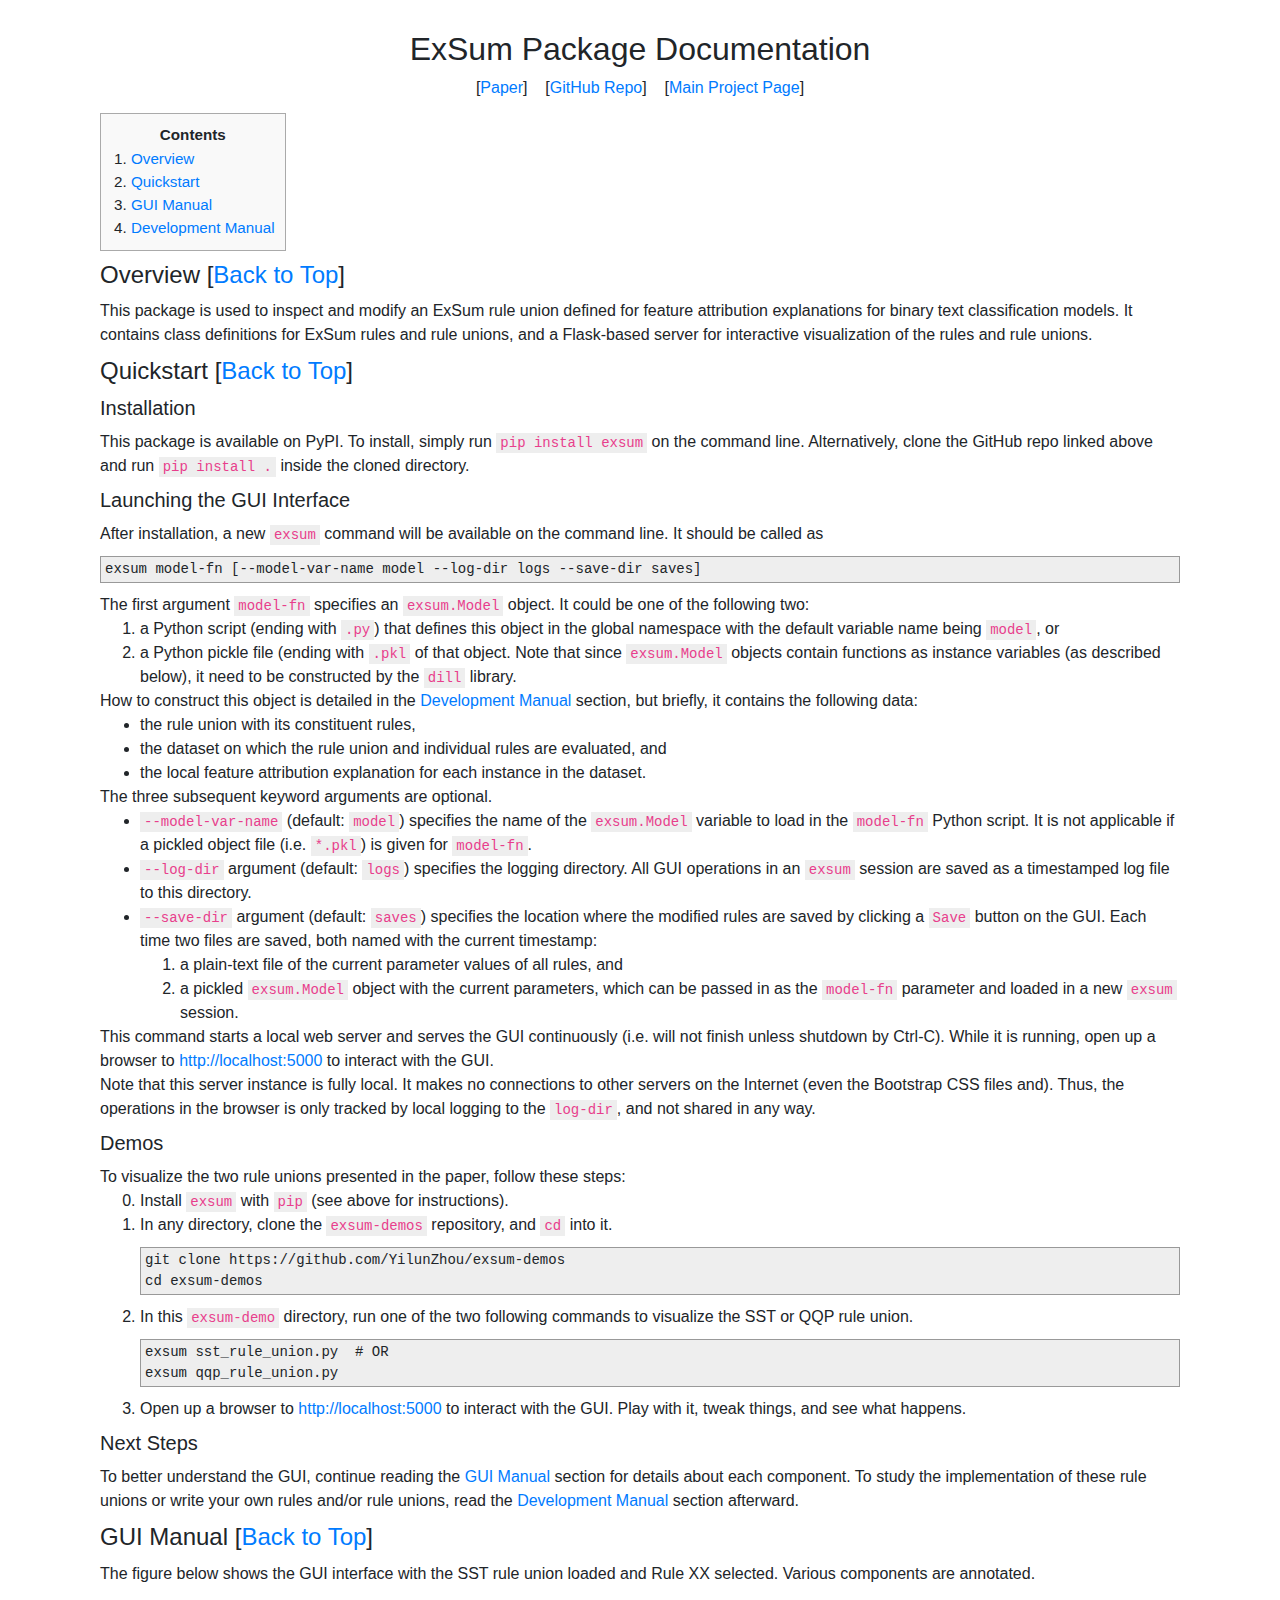
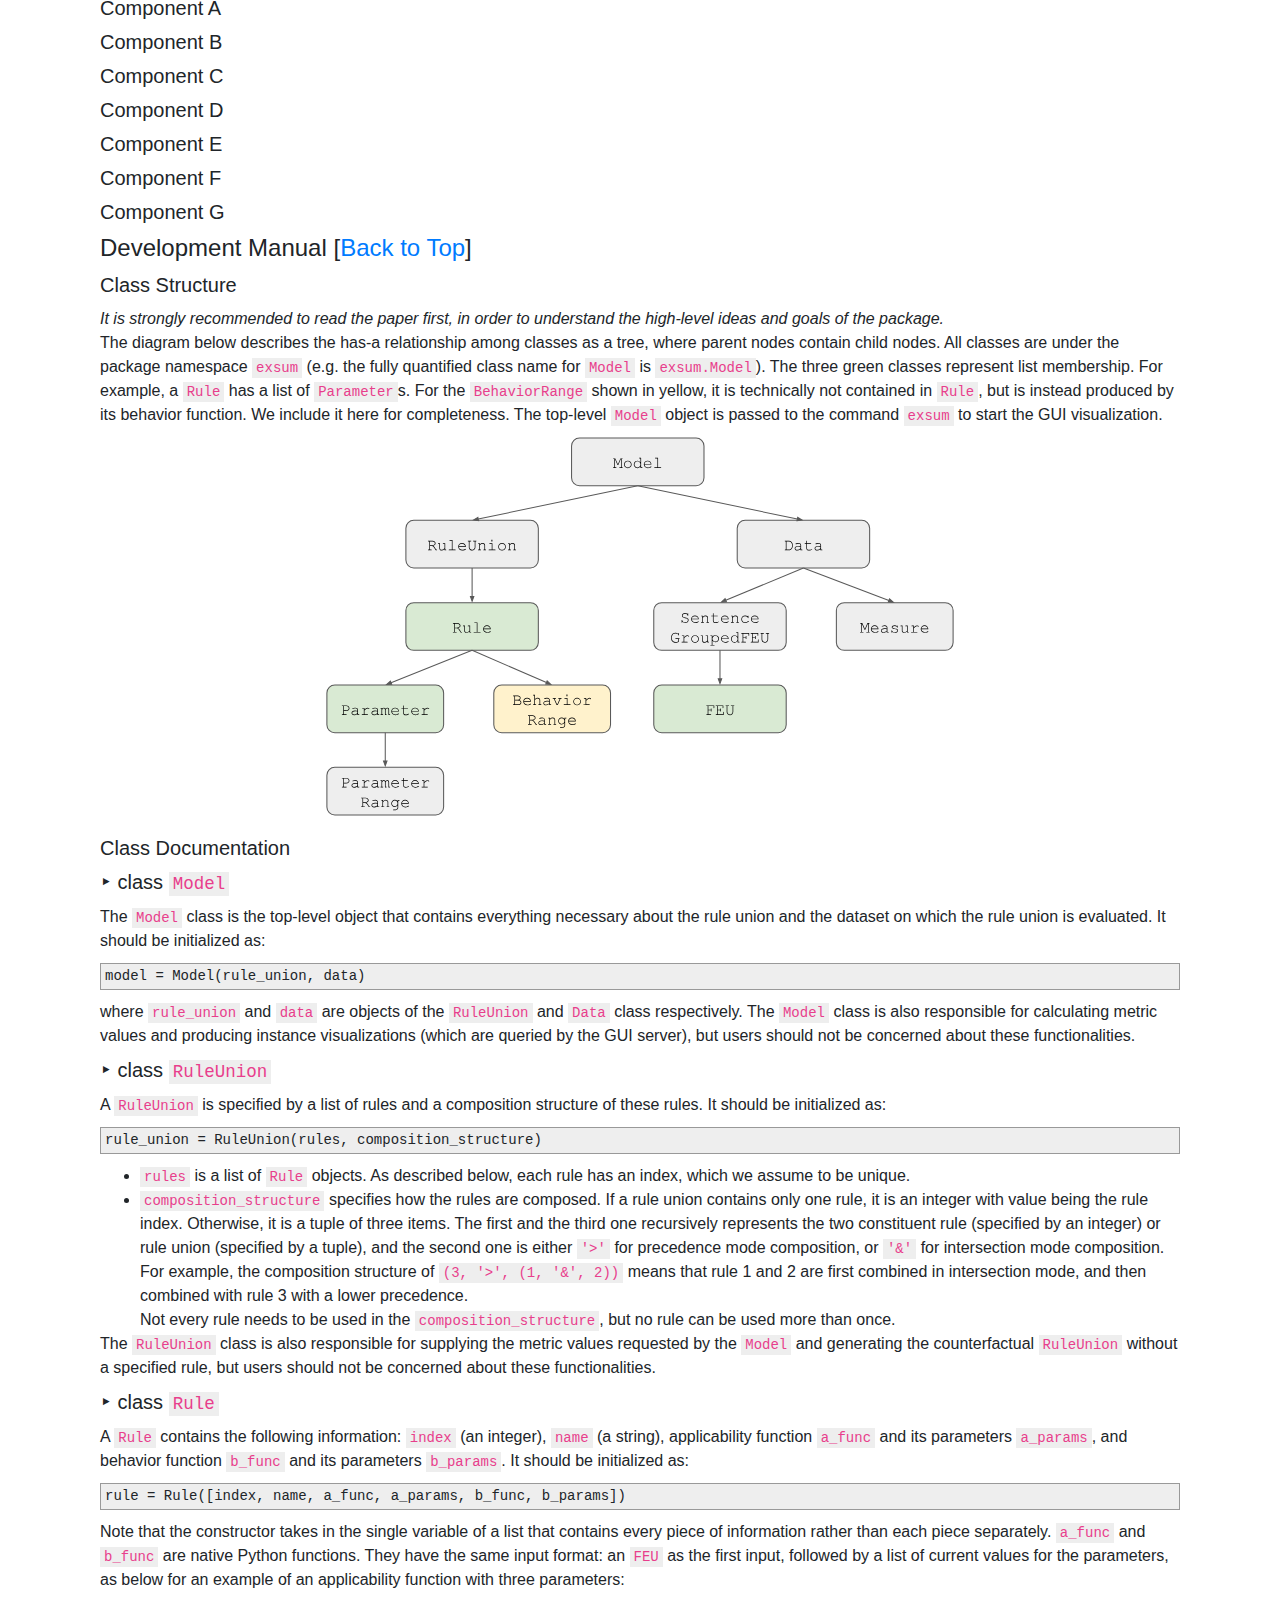
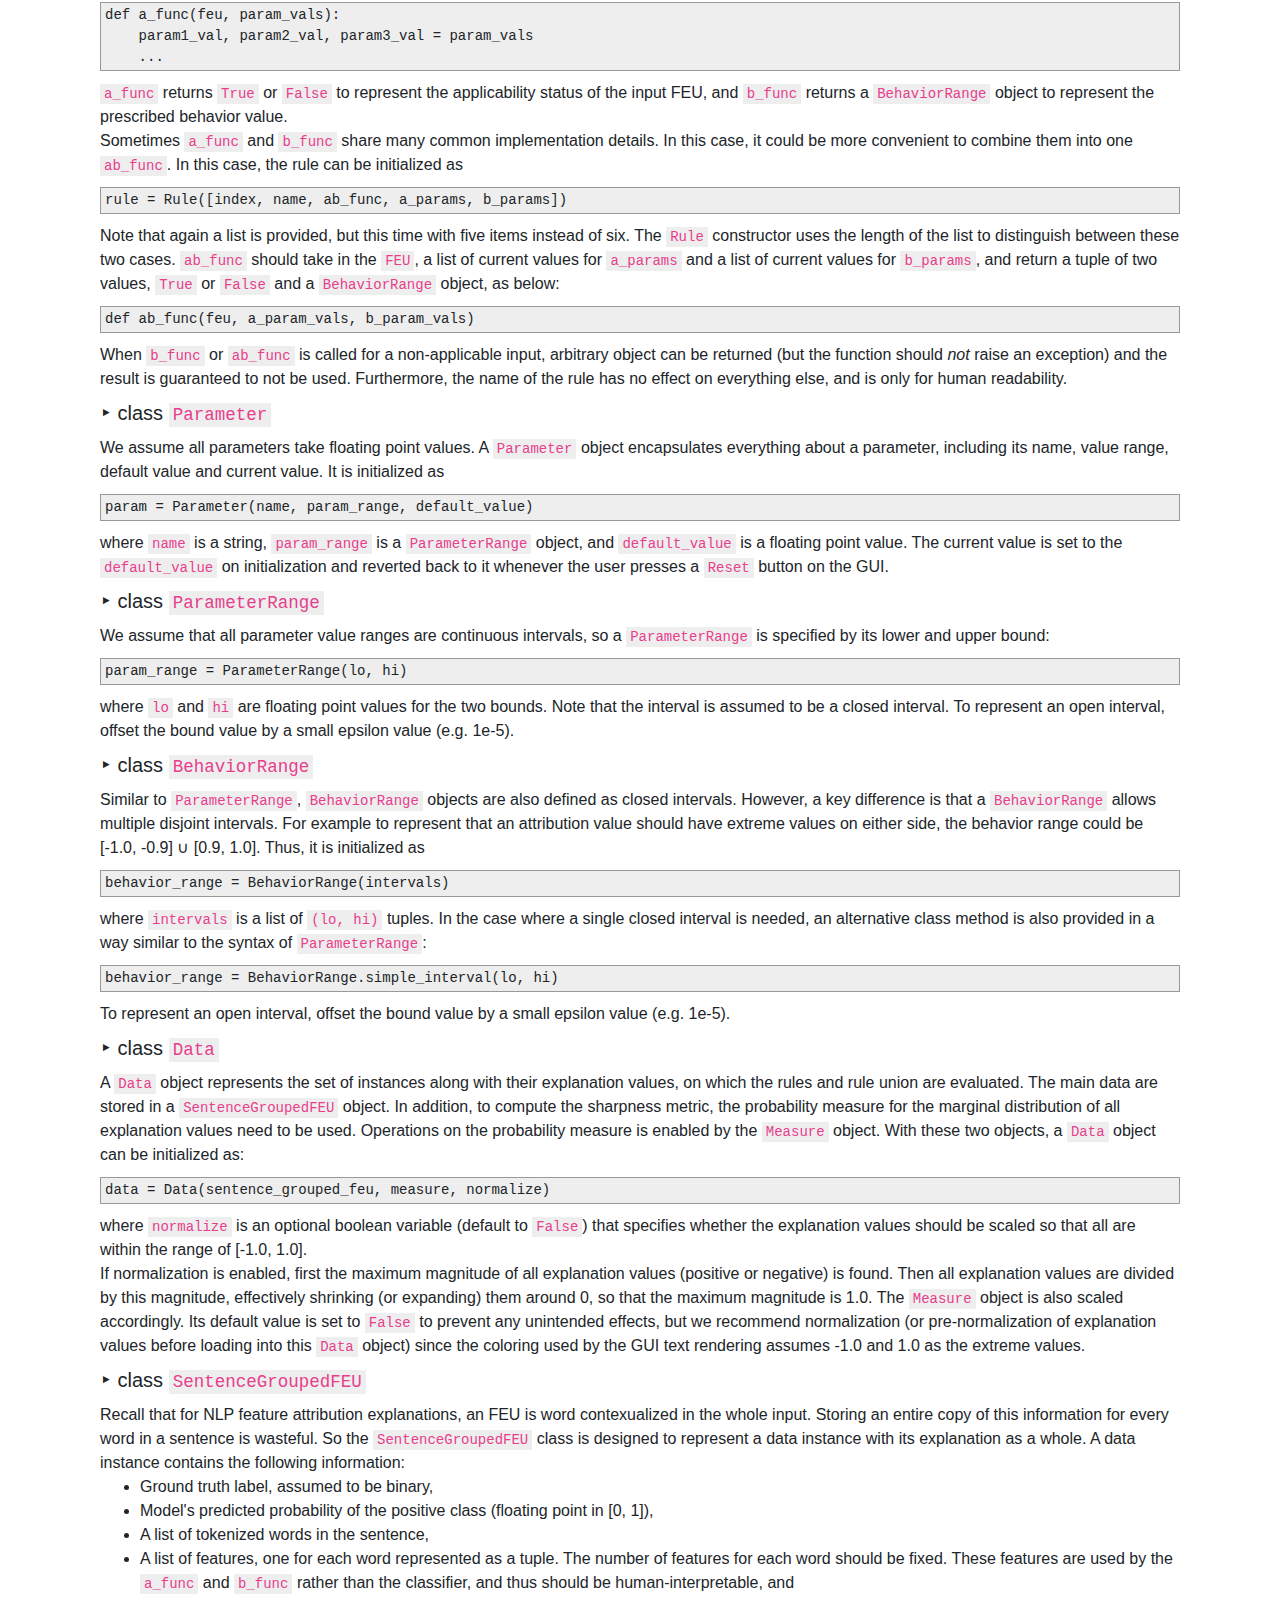
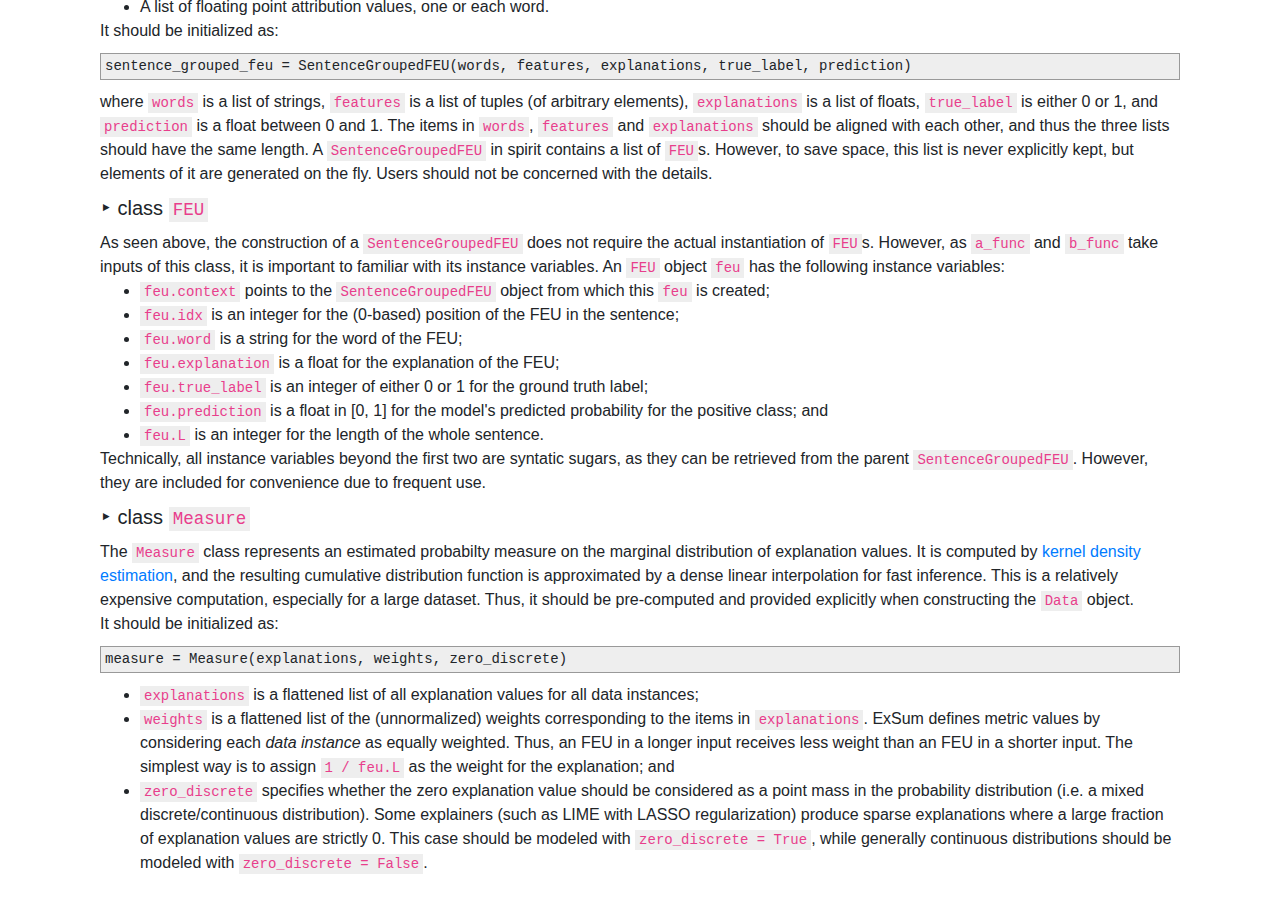
<file: exsum/documentation.html>
<!doctype html>
<html lang="en">
  <head>
    <!-- Required meta tags -->
    <meta charset="utf-8">
    <meta name="viewport" content="width=device-width, initial-scale=1, shrink-to-fit=no">

    <link rel="icon" type="image/x-icon" href="/ExSum/favicon.ico">

    <!-- Bootstrap CSS -->
    <link rel="stylesheet" href="https://stackpath.bootstrapcdn.com/bootstrap/4.3.1/css/bootstrap.min.css" integrity="sha384-ggOyR0iXCbMQv3Xipma34MD+dH/1fQ784/j6cY/iJTQUOhcWr7x9JvoRxT2MZw1T" crossorigin="anonymous">
    <link rel="stylesheet" type="text/css" href="style.css">

    <script src="https://code.jquery.com/jquery-3.3.1.slim.min.js" integrity="sha384-q8i/X+965DzO0rT7abK41JStQIAqVgRVzpbzo5smXKp4YfRvH+8abtTE1Pi6jizo" crossorigin="anonymous"></script>
    <script src="https://cdnjs.cloudflare.com/ajax/libs/popper.js/1.14.7/umd/popper.min.js" integrity="sha384-UO2eT0CpHqdSJQ6hJty5KVphtPhzWj9WO1clHTMGa3JDZwrnQq4sF86dIHNDz0W1" crossorigin="anonymous"></script>
    <script src="https://stackpath.bootstrapcdn.com/bootstrap/4.3.1/js/bootstrap.min.js" integrity="sha384-JjSmVgyd0p3pXB1rRibZUAYoIIy6OrQ6VrjIEaFf/nJGzIxFDsf4x0xIM+B07jRM" crossorigin="anonymous"></script>

    <title>ExSum Documentation</title>

  </head>
  <body>
    <h2 style="text-align: center; margin-bottom: 5px; margin-top: 30px;">ExSum Package Documentation</h2>
    <h6 style="text-align: center; margin-bottom: 5px; margin-top: 10px;">
      [<a href="">Paper</a>] &nbsp;&nbsp;
      [<a href="https://github.com/YilunZhou/ExSum">GitHub Repo</a>] &nbsp;&nbsp;
      [<a href="index.html">Main Project Page</a>]
    </h6>

    <div class="container" style="margin-bottom: 5ex;">

      <div class='col col-12'>

        <div id="toc_container">
          <p class="toc_title">Contents</p>
          <ol class="toc_list">
            <li><a href="#overview">Overview</a></li>
            <li><a href="#quickstart">Quickstart</a></li>
            <li><a href="#gui_manual">GUI Manual</a></li>
            <li><a href="#dev_manual">Development Manual</a></li>
          </ol>
        </div>

        <h4 id='overview'>Overview [<a href="#top">Back to Top</a>]</h4>
        This package is used to inspect and modify an ExSum rule union defined for feature attribution explanations for binary text classification models. It contains class definitions for ExSum rules and rule unions, and a Flask-based server for interactive visualization of the rules and rule unions.

        <h4 id='quickstart'>Quickstart [<a href="#top">Back to Top</a>]</h4>
        <h5>Installation</h5>
        This package is available on PyPI. To install, simply run <code>pip install exsum</code> on the command line. Alternatively, clone the GitHub repo linked above and run <code>pip install .</code> inside the cloned directory. 

        <h5>Launching the GUI Interface</h5>
        After installation, a new <code>exsum</code> command will be available on the command line. It should be called as 
        <pre><code>exsum model-fn [--model-var-name model --log-dir logs --save-dir saves]</code></pre>
        The first argument <code>model-fn</code> specifies an <code>exsum.Model</code> object. It could be one of the following two: 
        <ol>
          <li>a Python script (ending with <code>.py</code>) that defines this object in the global namespace with the default variable name being <code>model</code>, or</li>
          <li>a Python pickle file (ending with <code>.pkl</code> of that object. Note that since <code>exsum.Model</code> objects contain functions as instance variables (as described below), it need to be constructed by the <code>dill</code> library. </li>
        </ol>
        How to construct this object is detailed in the <a href="#dev_manual">Development Manual</a> section, but briefly, it contains the following data: 
        <ul>
          <li>the rule union with its constituent rules,</li>
          <li>the dataset on which the rule union and individual rules are evaluated, and</li>
          <li>the local feature attribution explanation for each instance in the dataset.</li>
        </ul>
        The three subsequent keyword arguments are optional. 
        <ul>
          <li><code>--model-var-name</code> (default: <code>model</code>) specifies the name of the <code>exsum.Model</code> variable to load in the <code>model-fn</code> Python script. It is not applicable if a pickled object file (i.e. <code>*.pkl</code>) is given for <code>model-fn</code>. </li>
          <li><code>--log-dir</code> argument (default: <code>logs</code>) specifies the logging directory. All GUI operations in an <code>exsum</code> session are saved as a timestamped log file to this directory.</li>
          <li><code>--save-dir</code> argument (default: <code>saves</code>) specifies the location where the modified rules are saved by clicking a <code>Save</code> button on the GUI. Each time two files are saved, both named with the current timestamp: 
            <ol>
              <li>a plain-text file of the current parameter values of all rules, and</li>
              <li>a pickled <code>exsum.Model</code> object with the current parameters, which can be passed in as the <code>model-fn</code> parameter and loaded in a new <code>exsum</code> session.</li>
            </ol>
          </li>
        </ul>
        This command starts a local web server and serves the GUI continuously (i.e. will not finish unless shutdown by Ctrl-C). While it is running, open up a browser to <a href="http://localhost:5000">http://localhost:5000</a> to interact with the GUI. <br>

        Note that this server instance is fully local. It makes no connections to other servers on the Internet (even the Bootstrap CSS files and). Thus, the operations in the browser is only tracked by local logging to the <code>log-dir</code>, and not shared in any way. 

        <h5>Demos</h5>
        To visualize the two rule unions presented in the paper, follow these steps:
        <ol start="0">
          <li>Install <code>exsum</code> with <code>pip</code> (see above for instructions). </li>
          <li>In any directory, clone the <code>exsum-demos</code> repository, and <code>cd</code> into it. 
            <pre><code>git clone https://github.com/YilunZhou/exsum-demos
cd exsum-demos</code></pre></li>
          <li>In this <code>exsum-demo</code> directory, run one of the two following commands to visualize the SST or QQP rule union. 
            <pre><code>exsum sst_rule_union.py  # OR
exsum qqp_rule_union.py</code></pre></li>
          <li>Open up a browser to <a href="http://localhost:5000">http://localhost:5000</a> to interact with the GUI. Play with it, tweak things, and see what happens. </li>
        </ol>

        <h5>Next Steps</h5>
        To better understand the GUI, continue reading the <a href="#gui_manual">GUI Manual</a> section for details about each component. To study the implementation of these rule unions or write your own rules and/or rule unions, read the <a href="#dev_manual">Development Manual</a> section afterward. 

        <h4 id='gui_manual'>GUI Manual [<a href="#top">Back to Top</a>]</h4>
        The figure below shows the GUI interface with the SST rule union loaded and Rule XX selected. Various components are annotated. 
        <h5>Component A</h5>

        <h5>Component B</h5>

        <h5>Component C</h5>

        <h5>Component D</h5>

        <h5>Component E</h5>

        <h5>Component F</h5>

        <h5>Component G</h5>


        <h4 id='dev_manual'>Development Manual [<a href="#top">Back to Top</a>]</h4>
        <h5>Class Structure</h5>
        <i>It is strongly recommended to read the paper first, in order to understand the high-level ideas and goals of the package. </i><br>

        The diagram below describes the has-a relationship among classes as a tree, where parent nodes contain child nodes. All classes are under the package namespace <code>exsum</code> (e.g. the fully quantified class name for <code>Model</code> is <code>exsum.Model</code>). The three green classes represent list membership. For example, a <code>Rule</code> has a list of <code>Parameter</code>s. For the <code>BehaviorRange</code> shown in yellow, it is technically not contained in <code>Rule</code>, but is instead produced by its behavior function. We include it here for completeness. The top-level <code>Model</code> object is passed to the command <code>exsum</code> to start the GUI visualization. 
        <div class="d-flex justify-content-center">
          <img src="exsum_diagram.svg" width="60%">
        </div>

        <h5>Class Documentation</h5>

        <h5>&#8227; class <code>Model</code></h5>
        The <code>Model</code> class is the top-level object that contains everything necessary about the rule union and the dataset on which the rule union is evaluated. It should be initialized as:
        <pre><code>model = Model(rule_union, data)</code></pre>
        where <code>rule_union</code> and <code>data</code> are objects of the <code>RuleUnion</code> and <code>Data</code> class respectively. The <code>Model</code> class is also responsible for calculating metric values and producing instance visualizations (which are queried by the GUI server), but users should not be concerned about these functionalities.

        <h5>&#8227; class <code>RuleUnion</code></h5>
        A <code>RuleUnion</code> is specified by a list of rules and a composition structure of these rules. It should be initialized as: 
        <pre><code>rule_union = RuleUnion(rules, composition_structure)</code></pre>
        <ul>
          <li><code>rules</code> is a list of <code>Rule</code> objects. As described below, each rule has an index, which we assume to be unique. </li>
          <li><code>composition_structure</code> specifies how the rules are composed. If a rule union contains only one rule, it is an integer with value being the rule index. Otherwise, it is a tuple of three items. The first and the third one recursively represents the two constituent rule (specified by an integer) or rule union (specified by a tuple), and the second one is either <code>'>'</code> for precedence mode composition, or <code>'&'</code> for intersection mode composition. <br>
          For example, the composition structure of <code>(3, '>', (1, '&', 2))</code> means that rule 1 and 2 are first combined in intersection mode, and then combined with rule 3 with a lower precedence. <br>
          Not every rule needs to be used in the <code>composition_structure</code>, but no rule can be used more than once. </li>
        </ul>
        The <code>RuleUnion</code> class is also responsible for supplying the metric values requested by the <code>Model</code> and generating the counterfactual <code>RuleUnion</code> without a specified rule, but users should not be concerned about these functionalities. 

        <h5>&#8227; class <code>Rule</code></h5>
        A <code>Rule</code> contains the following information: <code>index</code> (an integer), <code>name</code> (a string), applicability function <code>a_func</code> and its parameters <code>a_params</code>, and behavior function <code>b_func</code> and its parameters <code>b_params</code>. It should be initialized as:  
        <pre><code>rule = Rule([index, name, a_func, a_params, b_func, b_params])</code></pre>
        Note that the constructor takes in the single variable of a list that contains every piece of information rather than each piece separately. <code>a_func</code> and <code>b_func</code> are native Python functions. They have the same input format: an <code>FEU</code> as the first input, followed by a list of current values for the parameters, as below for an example of an applicability function with three parameters:
        <pre><code>def a_func(feu, param_vals):
    param1_val, param2_val, param3_val = param_vals
    ...</code></pre>
        <code>a_func</code> returns <code>True</code> or <code>False</code> to represent the applicability status of the input FEU, and <code>b_func</code> returns a <code>BehaviorRange</code> object to represent the prescribed behavior value. <br>

        Sometimes <code>a_func</code> and <code>b_func</code> share many common implementation details. In this case, it could be more convenient to combine them into one <code>ab_func</code>. In this case, the rule can be initialized as
        <pre><code>rule = Rule([index, name, ab_func, a_params, b_params])</code></pre>
        Note that again a list is provided, but this time with five items instead of six. The <code>Rule</code> constructor uses the length of the list to distinguish between these two cases. <code>ab_func</code> should take in the <code>FEU</code>, a list of current values for <code>a_params</code> and a list of current values for <code>b_params</code>, and return a tuple of two values, <code>True</code> or <code>False</code> and a <code>BehaviorRange</code> object, as below:
        <pre><code>def ab_func(feu, a_param_vals, b_param_vals)</code></pre>

        When <code>b_func</code> or <code>ab_func</code> is called for a non-applicable input, arbitrary object can be returned (but the function should <i>not</i> raise an exception) and the result is guaranteed to not be used. Furthermore, the name of the rule has no effect on everything else, and is only for human readability. 

        <h5>&#8227; class <code>Parameter</code></h5>
        We assume all parameters take floating point values. A <code>Parameter</code> object encapsulates everything about a parameter, including its name, value range, default value and current value. It is initialized as
        <pre><code>param = Parameter(name, param_range, default_value)</code></pre>
        where <code>name</code> is a string, <code>param_range</code> is a <code>ParameterRange</code> object, and <code>default_value</code> is a floating point value. The current value is set to the <code>default_value</code> on initialization and reverted back to it whenever the user presses a <code>Reset</code> button on the GUI. 

        <h5>&#8227; class <code>ParameterRange</code></h5>
        We assume that all parameter value ranges are continuous intervals, so a <code>ParameterRange</code> is specified by its lower and upper bound: 
        <pre><code>param_range = ParameterRange(lo, hi)</code></pre>
        where <code>lo</code> and <code>hi</code> are floating point values for the two bounds. Note that the interval is assumed to be a closed interval. To represent an open interval, offset the bound value by a small epsilon value (e.g. 1e-5). 

        <h5>&#8227; class <code>BehaviorRange</code></h5>
        Similar to <code>ParameterRange</code>, <code>BehaviorRange</code> objects are also defined as closed intervals. However, a key difference is that a <code>BehaviorRange</code> allows multiple disjoint intervals. For example to represent that an attribution value should have extreme values on either side, the behavior range could be [-1.0, -0.9] &cup; [0.9, 1.0]. Thus, it is initialized as
        <pre><code>behavior_range = BehaviorRange(intervals)</code></pre>
        where <code>intervals</code> is a list of <code>(lo, hi)</code> tuples. In the case where a single closed interval is needed, an alternative class method is also provided in a way similar to the syntax of <code>ParameterRange</code>: 
        <pre><code>behavior_range = BehaviorRange.simple_interval(lo, hi)</code></pre>
        To represent an open interval, offset the bound value by a small epsilon value (e.g. 1e-5). 

        <h5>&#8227; class <code>Data</code></h5>
        A <code>Data</code> object represents the set of instances along with their explanation values, on which the rules and rule union are evaluated. The main data are stored in a <code>SentenceGroupedFEU</code> object. In addition, to compute the sharpness metric, the probability measure for the marginal distribution of all explanation values need to be used. Operations on the probability measure is enabled by the <code>Measure</code> object. With these two objects, a <code>Data</code> object can be initialized as: 
        <pre><code>data = Data(sentence_grouped_feu, measure, normalize)</code></pre>
        where <code>normalize</code> is an optional boolean variable (default to <code>False</code>) that specifies whether the explanation values should be scaled so that all are within the range of [-1.0, 1.0]. <br>

        If normalization is enabled, first the maximum magnitude of all explanation values (positive or negative) is found. Then all explanation values are divided by this magnitude, effectively shrinking (or expanding) them around 0, so that the maximum magnitude is 1.0. The <code>Measure</code> object is also scaled accordingly. Its default value is set to <code>False</code> to prevent any unintended effects, but we recommend normalization (or pre-normalization of explanation values before loading into this <code>Data</code> object) since the coloring used by the GUI text rendering assumes -1.0 and 1.0 as the extreme values. 

        <h5>&#8227; class <code>SentenceGroupedFEU</code></h5>
        Recall that for NLP feature attribution explanations, an FEU is word contexualized in the whole input. Storing an entire copy of this information for every word in a sentence is wasteful. So the <code>SentenceGroupedFEU</code> class is designed to represent a data instance with its explanation as a whole. A data instance contains the following information: 
        <ul>
          <li>Ground truth label, assumed to be binary, </li>
          <li>Model's predicted probability of the positive class (floating point in [0, 1]), </li>
          <li>A list of tokenized words in the sentence, </li>
          <li>A list of features, one for each word represented as a tuple. The number of features for each word should be fixed. These features are used by the <code>a_func</code> and <code>b_func</code> rather than the classifier, and thus should be human-interpretable, and</li>
          <li>A list of floating point attribution values, one or each word. </li>
        </ul>
        It should be initialized as:
        <pre><code>sentence_grouped_feu = SentenceGroupedFEU(words, features, explanations, true_label, prediction)</code></pre>
        where <code>words</code> is a list of strings, <code>features</code> is a list of tuples (of arbitrary elements), <code>explanations</code> is a list of floats, <code>true_label</code> is either 0 or 1, and <code>prediction</code> is a float between 0 and 1. The items in <code>words</code>, <code>features</code> and <code>explanations</code> should be aligned with each other, and thus the three lists should have the same length. 

        A <code>SentenceGroupedFEU</code> in spirit contains a list of <code>FEU</code>s. However, to save space, this list is never explicitly kept, but elements of it are generated on the fly. Users should not be concerned with the details. 

        <h5>&#8227; class <code>FEU</code></h5>
        As seen above, the construction of a <code>SentenceGroupedFEU</code> does not require the actual instantiation of <code>FEU</code>s. However, as <code>a_func</code> and <code>b_func</code> take inputs of this class, it is important to familiar with its instance variables. An <code>FEU</code> object <code>feu</code> has the following instance variables: 
        <ul>
          <li><code>feu.context</code> points to the <code>SentenceGroupedFEU</code> object from which this <code>feu</code> is created; </li>
          <li><code>feu.idx</code> is an integer for the (0-based) position of the FEU in the sentence; </li>
          <li><code>feu.word</code> is a string for the word of the FEU; </li>
          <li><code>feu.explanation</code> is a float for the explanation of the FEU; </li>
          <li><code>feu.true_label</code> is an integer of either 0 or 1 for the ground truth label;</li>
          <li><code>feu.prediction</code> is a float in [0, 1] for the model's predicted probability for the positive class; and</li>
          <li><code>feu.L</code> is an integer for the length of the whole sentence. </li>
        </ul>
        Technically, all instance variables beyond the first two are syntatic sugars, as they can be retrieved from the parent <code>SentenceGroupedFEU</code>. However, they are included for convenience due to frequent use. 

        <h5>&#8227; class <code>Measure</code></h5>
        The <code>Measure</code> class represents an estimated probabilty measure on the marginal distribution of explanation values. It is computed by <a href="https://en.wikipedia.org/wiki/Kernel_density_estimation">kernel density estimation</a>, and the resulting cumulative distribution function is approximated by a dense linear interpolation for fast inference. This is a relatively expensive computation, especially for a large dataset. Thus, it should be pre-computed and provided explicitly when constructing the <code>Data</code> object. <br>

        It should be initialized as:
        <pre><code>measure = Measure(explanations, weights, zero_discrete)</code></pre>
        <ul>
          <li><code>explanations</code> is a flattened list of all explanation values for all data instances; </li>
          <li><code>weights</code> is a flattened list of the (unnormalized) weights corresponding to the items in <code>explanations</code>. ExSum defines metric values by considering each <i>data instance</i> as equally weighted. Thus, an FEU in a longer input receives less weight than an FEU in a shorter input. The simplest way is to assign <code>1 / feu.L</code> as the weight for the explanation; and</li>
          <li><code>zero_discrete</code> specifies whether the zero explanation value should be considered as a point mass in the probability distribution (i.e. a mixed discrete/continuous distribution). Some explainers (such as LIME with LASSO regularization) produce sparse explanations where a large fraction of explanation values are strictly 0. This case should be modeled with <code>zero_discrete = True</code>, while generally continuous distributions should be modeled with <code>zero_discrete = False</code>. </li>
        </ul>
      </div>

    </div>
  </body>
</html>
</file>
<file: stylesheets/styles.css>
body {
  background-color: #fff;
  padding:50px;
  font: 14px/1.5 -apple-system, BlinkMacSystemFont, "Segoe UI", Roboto, Oxygen, Ubuntu, Cantarell, "Fira Sans", "Droid Sans", "Helvetica Neue", Arial, sans-serif, "Apple Color Emoji", "Segoe UI Emoji", "Segoe UI Symbol";
  color:#595959;
  font-weight:400;
}

li:not(:last-child) {
    margin-bottom: 5px;
}

h1, h2, h3, h4, h5, h6 {
  color:#222;
  margin:0 0 10px;
}

p, ul, ol, table, pre, dl {
  margin:0 0 10px;
}

h1, h2, h3 {
  line-height:1.1;
}

h1 {
  font-size:28px;
  font-weight: 500;
}

h2 {
  color:#393939;
  font-weight: 500;
}

h3, h4, h5, h6 {
  color:#494949;
  font-weight: 500;
}

a {
  color:#39c;
  text-decoration:none;
}

a:hover {
  color:#069;
}

a small {
  font-size:11px;
  color:#777;
  margin-top:-0.3em;
  display:block;
}

a:hover small {
  color:#777;
}

.wrapper {
  /*width:860px;*/
  width:1000px;
  /*width:1050px;*/
  /*width:75%;*/
  margin:0 auto;
}

blockquote {
  border-left:1px solid #e5e5e5;
  margin:0;
  padding:0 0 0 20px;
  font-style:italic;
}

code, pre {
  font-family:Monaco, Bitstream Vera Sans Mono, Lucida Console, Terminal, Consolas, Liberation Mono, DejaVu Sans Mono, Courier New, monospace;
  color:#333;
}

pre {
  padding:8px 15px;
  background: #f8f8f8;
  border-radius:5px;
  border:1px solid #e5e5e5;
  overflow-x: auto;
}

table {
  width:100%;
  border-collapse:collapse;
}

th, td {
  text-align:left;
  padding:5px 10px;
  border-bottom:1px solid #e5e5e5;
}

dt {
  color:#444;
  font-weight:500;
}

th {
  color:#444;
}

img {
  /*max-width:100%;*/
  width: 250px;
}

header {
  width:270px;
  float:left;
  position:fixed;
  -webkit-font-smoothing:subpixel-antialiased;
}

header ul {
  list-style:none;
  height:40px;
  padding:0;
  background: #f4f4f4;
  border-radius:5px;
  border:1px solid #e0e0e0;
  width:270px;
}

header li {
  width:89px;
  float:left;
  border-right:1px solid #e0e0e0;
  height:40px;
}

header li:first-child a {
  border-radius:5px 0 0 5px;
}

header li:last-child a {
  border-radius:0 5px 5px 0;
}

header ul a {
  line-height:1;
  font-size:11px;
  color:#999;
  display:block;
  text-align:center;
  padding-top:6px;
  height:34px;
}

header ul a:hover {
  color:#999;
}

header ul a:active {
  background-color:#f0f0f0;
}

strong {
  color:#222;
  font-weight:500;
}

header ul li + li + li {
  border-right:none;
  width:89px;
}

header ul a strong {
  font-size:14px;
  display:block;
  color:#222;
}

section {
  /*width:500px;*/
  width:710px;
  float:right;
  padding-bottom:50px;
}

small {
  font-size:11px;
}

hr {
  border:0;
  background:#e5e5e5;
  height:1px;
  margin:0 0 20px;
}

footer {
  width:270px;
  float:left;
  position:fixed;
  bottom:50px;
  -webkit-font-smoothing:subpixel-antialiased;
}

@media print, screen and (max-width: 1200px) {

  /*img{
    width: 300px;
  }*/

  div.wrapper {
    width:auto;
    margin:0;
  }

  header, section, footer {
    float:none;
    position:static;
    width:auto;
  }

  /* header {
    padding-right:320px;
  } */

  section {
    border:1px solid #e5e5e5;
    border-width:1px 0;
    padding:20px 0;
    margin:0 0 20px;
  }

  header a small {
    display:inline;
  }

  header ul {
    position:absolute;
    right:50px;
    top:52px;
  }
}

@media print, screen and (max-width: 720px) {
  
  /*img{
    width: 300px;
  } */

  body {
    word-wrap:break-word;
  }

  header {
    padding:0;
  }

  header ul, header p.view {
    position:static;
  }

  pre, code {
    word-wrap:normal;
  }
}

@media print, screen and (max-width: 480px) {
  /*img{
    width: 300px;
  } */
  body {
    padding:15px;
  }

  header ul {
    width:99%;
  }

  header li, header ul li + li + li {
    width:33%;
  }
}

@media print {
  /*img{
    width: 300px;
  } */
  body {
    padding:0.4in;
    font-size:12pt;
    color:#444;
  }
}
</file>
<file: exsum/style.css>
code { 
	background-color: #eee; 
	padding-left: 4px;
	padding-right: 4px;
	padding-top: 2px;
	padding-bottom: 2px;
}

pre code {
  background-color: #eee;
  border: 1px solid #999;
  display: block;
}

pre {
	margin-top: 10px;
	margin-bottom: 10px;
}

ul {
	margin-bottom: 0px;
}

ol {
	margin-bottom: 0px;
}

h4 {
	margin-top: 10px;
	margin-bottom: 10px;
}

h5 {
	margin-top: 10px;
	margin-bottom: 10px;
}

br {
  display: block; /* makes it have a width */
  content: ""; /* clears default height */
  margin-top: 5px; /* change this to whatever height you want it */
}

#toc_container {
  background: #f9f9f9 none repeat scroll 0 0;
  border: 1px solid #aaa;
  display: table;
  font-size: 95%;
  margin-top: 15px;
  margin-bottom: 5px;
  padding: 10px;
  width: auto;
}

.toc_title {
  font-weight: 700;
  text-align: center;
  margin-bottom: 2px;
}

.toc_list {
	padding-left: 20px;
}
</file>
<file: solvability/stackoverflow-light.min.css>
pre code.hljs{display:block;overflow-x:auto;padding:1em}code.hljs{padding:3px 5px}/*!
  Theme: StackOverflow Light
  Description: Light theme as used on stackoverflow.com
  Author: stackoverflow.com
  Maintainer: @Hirse
  Website: https://github.com/StackExchange/Stacks
  License: MIT
  Updated: 2021-05-15

  Updated for @stackoverflow/stacks v0.64.0
  Code Blocks: /blob/v0.64.0/lib/css/components/_stacks-code-blocks.less
  Colors: /blob/v0.64.0/lib/css/exports/_stacks-constants-colors.less
*/.hljs{color:#2f3337;background:#f6f6f6}.hljs-subst{color:#2f3337}.hljs-comment{color:#656e77}.hljs-attr,.hljs-doctag,.hljs-keyword,.hljs-meta .hljs-keyword,.hljs-section,.hljs-selector-tag{color:#015692}.hljs-attribute{color:#803378}.hljs-name,.hljs-number,.hljs-quote,.hljs-selector-id,.hljs-template-tag,.hljs-type{color:#b75501}.hljs-selector-class{color:#015692}.hljs-link,.hljs-regexp,.hljs-selector-attr,.hljs-string,.hljs-symbol,.hljs-template-variable,.hljs-variable{color:#54790d}.hljs-meta,.hljs-selector-pseudo{color:#015692}.hljs-built_in,.hljs-literal,.hljs-title{color:#b75501}.hljs-bullet,.hljs-code{color:#535a60}.hljs-meta .hljs-string{color:#54790d}.hljs-deletion{color:#c02d2e}.hljs-addition{color:#2f6f44}.hljs-emphasis{font-style:italic}.hljs-strong{font-weight:700}
</file>
